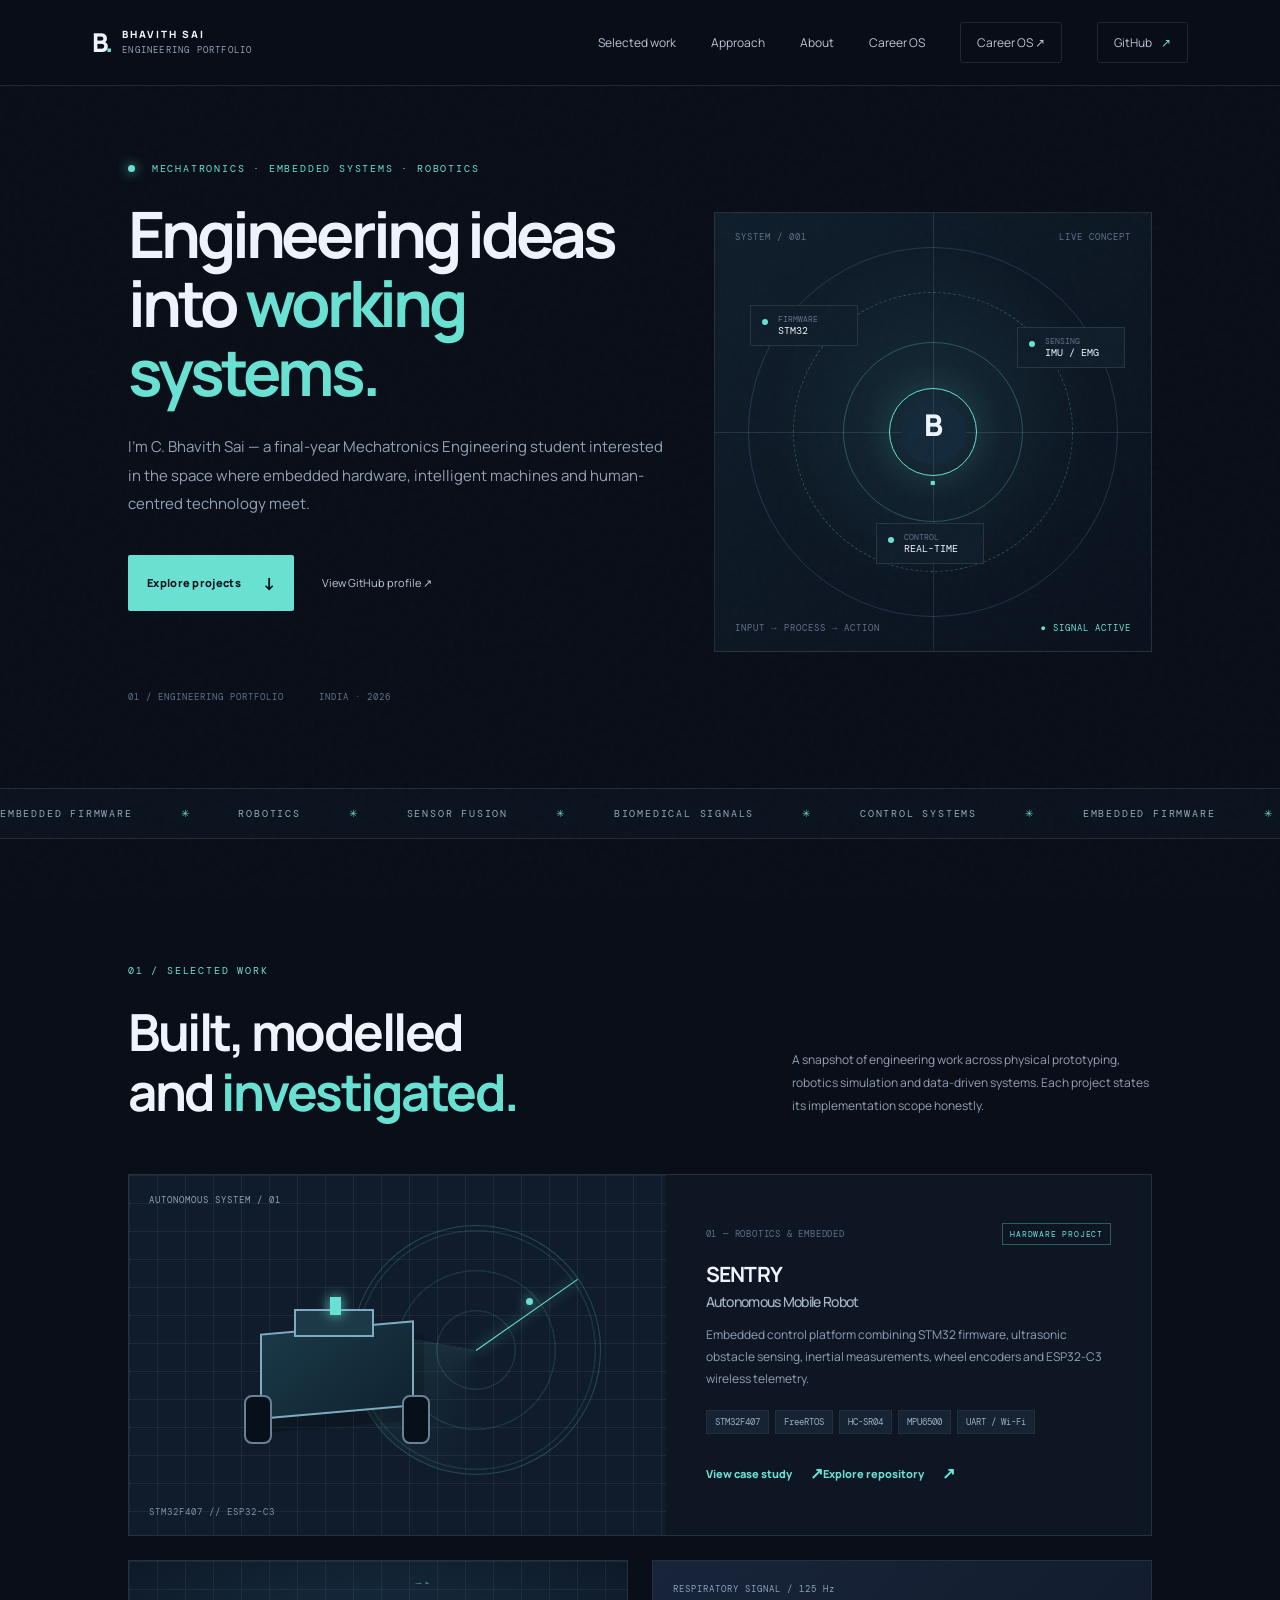
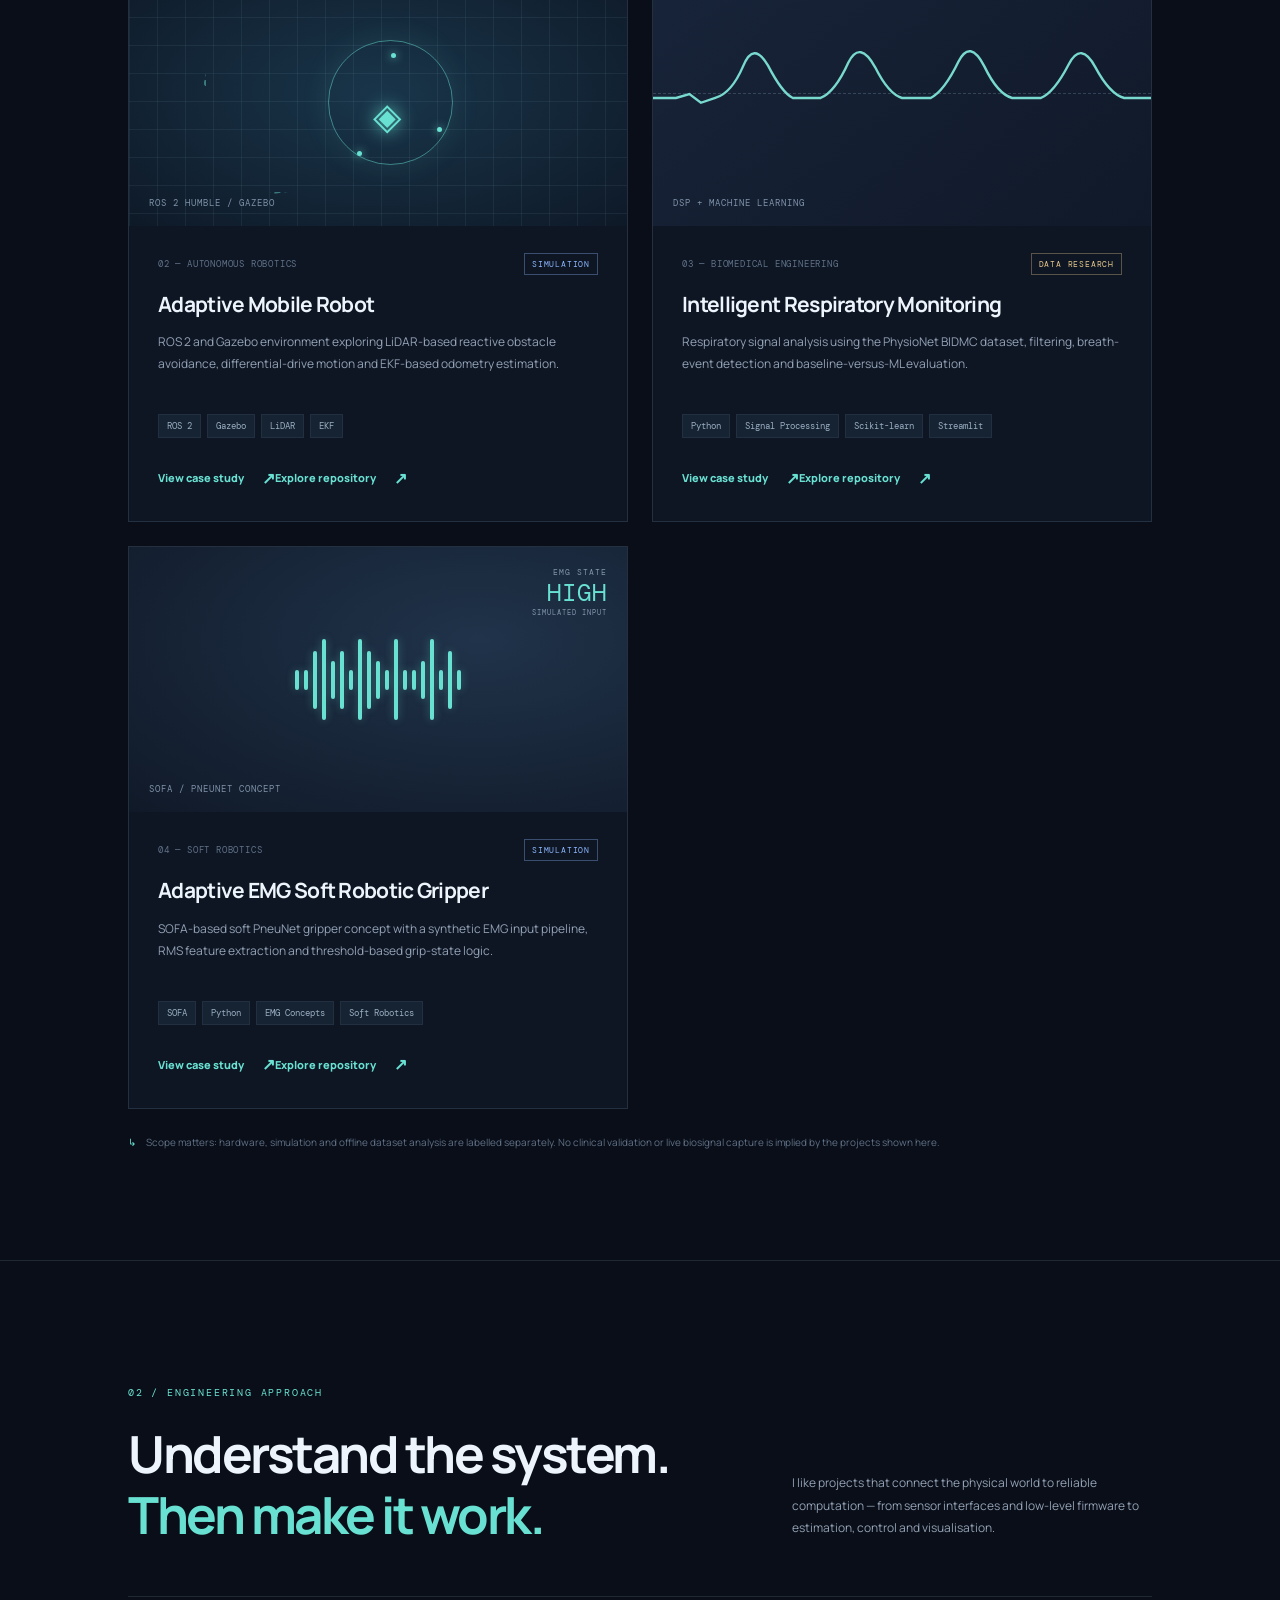
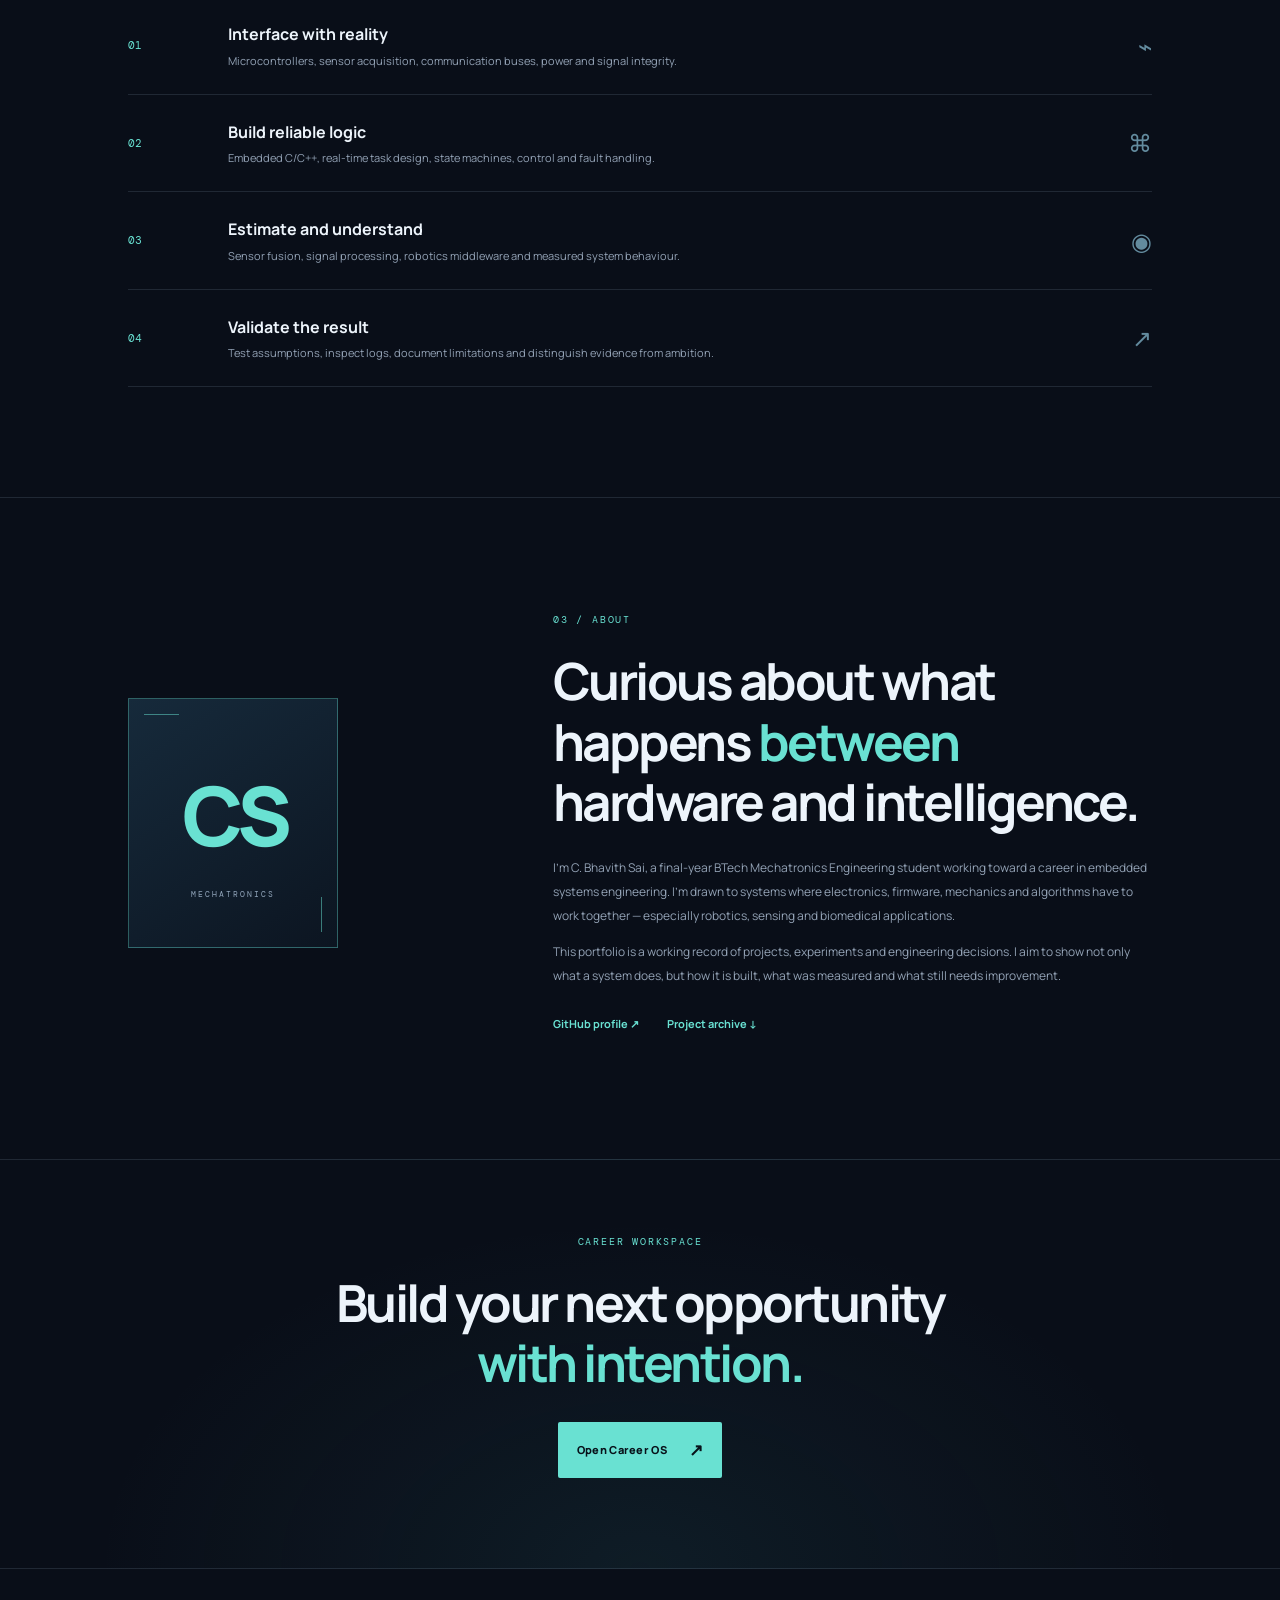
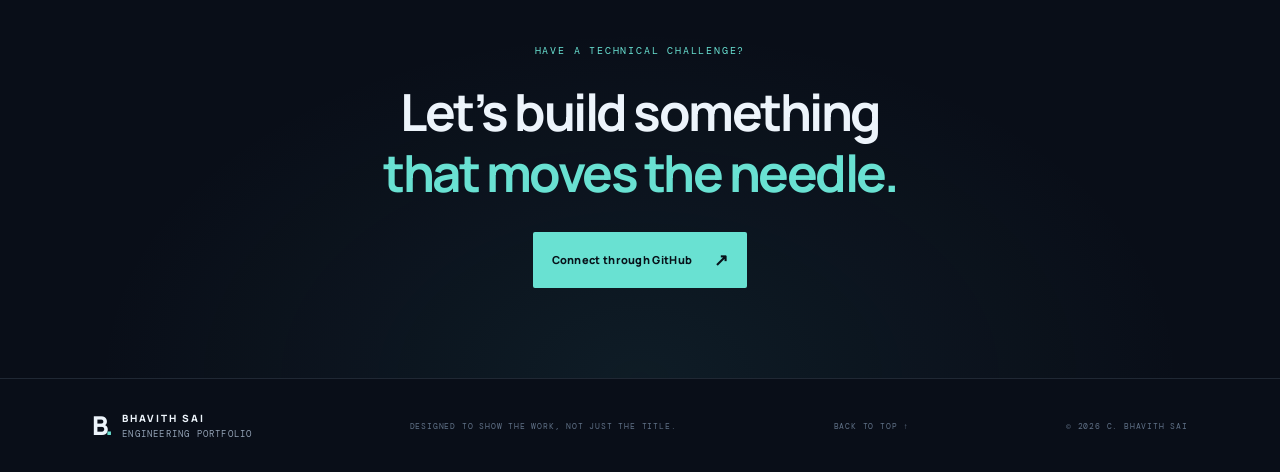
<file: index.html>
<!doctype html>
<html lang="en">
<head>
  <meta charset="utf-8">
  <meta name="viewport" content="width=device-width, initial-scale=1">
  <meta name="theme-color" content="#090e18">
  <meta name="description" content="Engineering portfolio of C. Bhavith Sai — embedded systems, robotics, firmware, sensor fusion and biomedical signal processing.">
  <title>C. Bhavith Sai | Engineering Portfolio</title>
  <link rel="preconnect" href="https://fonts.googleapis.com">
  <link rel="preconnect" href="https://fonts.gstatic.com" crossorigin>
  <link href="https://fonts.googleapis.com/css2?family=DM+Mono:wght@400;500&family=Manrope:wght@400;500;600;700;800&display=swap" rel="stylesheet">
  <link rel="stylesheet" href="assets/css/style.css">
  <link rel="icon" type="image/svg+xml" href="assets/favicon.svg">
</head>
<body>
  <div class="grain" aria-hidden="true"></div>
  <header class="site-header">
    <a class="brand" href="#top" aria-label="Bhavith Sai home"><span class="brand-mark">B<span>.</span></span><span class="brand-name">BHAVITH SAI<small>ENGINEERING PORTFOLIO</small></span></a>
    <button class="menu-toggle" aria-label="Toggle navigation" aria-expanded="false"><span></span><span></span></button>
    <nav class="nav" aria-label="Main navigation">
      <a href="#work">Selected work</a><a href="#approach">Approach</a><a href="#about">About</a><a href="career/index.html">Career OS</a>
      <a class="nav-cta" href="career/index.html">Career OS ↗</a><a class="nav-cta" href="https://github.com/challabhavithsai0123-cell" target="_blank" rel="noreferrer">GitHub <span>↗</span></a>
    </nav>
  </header>

  <main id="top">
    <section class="hero section-wrap">
      <div class="hero-copy">
        <p class="eyebrow"><span class="pulse"></span> MECHATRONICS · EMBEDDED SYSTEMS · ROBOTICS</p>
        <h1>Engineering ideas<br>into <em>working systems.</em></h1>
        <p class="hero-lede">I’m C. Bhavith Sai — a final-year Mechatronics Engineering student interested in the space where embedded hardware, intelligent machines and human-centred technology meet.</p>
        <div class="hero-actions"><a class="button button-primary" href="#work">Explore projects <span>↓</span></a><a class="text-link" href="https://github.com/challabhavithsai0123-cell" target="_blank" rel="noreferrer">View GitHub profile ↗</a></div>
        <div class="hero-meta"><span>01 / ENGINEERING PORTFOLIO</span><span>INDIA · 2026</span></div>
      </div>
      <div class="hero-visual" aria-label="Abstract engineering system illustration">
        <div class="visual-top"><span>SYSTEM / 001</span><span>LIVE CONCEPT</span></div>
        <div class="orbit orbit-one"></div><div class="orbit orbit-two"></div><div class="orbit orbit-three"></div>
        <div class="core"><div class="core-inner">B<span>.</span></div></div>
        <div class="node node-a"><i></i><span>FIRMWARE</span><b>STM32</b></div>
        <div class="node node-b"><i></i><span>SENSING</span><b>IMU / EMG</b></div>
        <div class="node node-c"><i></i><span>CONTROL</span><b>REAL-TIME</b></div>
        <div class="visual-bottom"><span>INPUT → PROCESS → ACTION</span><span class="signal">● SIGNAL ACTIVE</span></div>
      </div>
    </section>

    <section class="ticker" aria-label="Areas of interest"><div class="ticker-track"><span>EMBEDDED FIRMWARE</span><b>✳</b><span>ROBOTICS</span><b>✳</b><span>SENSOR FUSION</span><b>✳</b><span>BIOMEDICAL SIGNALS</span><b>✳</b><span>CONTROL SYSTEMS</span><b>✳</b><span>EMBEDDED FIRMWARE</span><b>✳</b><span>ROBOTICS</span><b>✳</b><span>SENSOR FUSION</span><b>✳</b></div></section>

    <section class="work section-wrap" id="work">
      <div class="section-heading"><div><p class="eyebrow">01 / SELECTED WORK</p><h2>Built, modelled<br>and <em>investigated.</em></h2></div><p class="section-note">A snapshot of engineering work across physical prototyping, robotics simulation and data-driven systems. Each project states its implementation scope honestly.</p></div>
      <div class="project-grid">
        <article class="project-card project-featured">
          <div class="project-art art-sentry"><div class="art-grid"></div><div class="radar"><span></span><i></i></div><div class="art-label">AUTONOMOUS SYSTEM / 01</div><div class="robot-outline"><div class="robot-top"></div><div class="robot-body"></div><div class="wheel left"></div><div class="wheel right"></div><div class="sensor"></div></div><span class="art-code">STM32F407 // ESP32-C3</span></div>
          <div class="project-content"><div class="project-kicker"><span>01 — ROBOTICS & EMBEDDED</span><span class="status status-hardware">HARDWARE PROJECT</span></div><h3>SENTRY <span>Autonomous Mobile Robot</span></h3><p>Embedded control platform combining STM32 firmware, ultrasonic obstacle sensing, inertial measurements, wheel encoders and ESP32-C3 wireless telemetry.</p><div class="tags"><span>STM32F407</span><span>FreeRTOS</span><span>HC-SR04</span><span>MPU6500</span><span>UART / Wi-Fi</span></div><a class="card-link" href="projects/sentry.html">View case study <span>↗</span></a><a class="card-link" href="https://github.com/challabhavithsai0123-cell/SENTRY-Autonomous-Mobile-Robot" target="_blank" rel="noreferrer">Explore repository <span>↗</span></a></div>
        </article>

        <article class="project-card">
          <div class="project-art art-mobile"><div class="map-grid"></div><div class="map-path"></div><div class="lidar-ring"><i></i><i></i><i></i></div><div class="map-robot">◈</div><span class="art-code">ROS 2 HUMBLE / GAZEBO</span></div>
          <div class="project-content"><div class="project-kicker"><span>02 — AUTONOMOUS ROBOTICS</span><span class="status status-sim">SIMULATION</span></div><h3>Adaptive Mobile Robot</h3><p>ROS 2 and Gazebo environment exploring LiDAR-based reactive obstacle avoidance, differential-drive motion and EKF-based odometry estimation.</p><div class="tags"><span>ROS 2</span><span>Gazebo</span><span>LiDAR</span><span>EKF</span></div><a class="card-link" href="projects/mobile-robot.html">View case study <span>↗</span></a><a class="card-link" href="https://github.com/challabhavithsai0123-cell/adaptive-mobile-robot" target="_blank" rel="noreferrer">Explore repository <span>↗</span></a></div>
        </article>

        <article class="project-card">
          <div class="project-art art-breath"><div class="wave-axis"></div><svg viewBox="0 0 520 180" role="img" aria-label="Illustrative respiratory signal waveform"><path d="M0 95 L24 95 L38 91 L50 100 L65 95 Q82 90 94 62 Q105 35 120 61 Q135 90 146 95 L175 95 Q190 89 204 58 Q216 34 232 63 Q246 91 260 95 L290 95 Q304 88 319 57 Q331 33 346 62 Q360 91 375 95 L405 95 Q419 89 434 60 Q447 35 462 63 Q477 91 492 95 L520 95" fill="none" stroke="currentColor" stroke-width="2.5"/></svg><div class="signal-label">RESPIRATORY SIGNAL / 125 Hz</div><span class="art-code">DSP + MACHINE LEARNING</span></div>
          <div class="project-content"><div class="project-kicker"><span>03 — BIOMEDICAL ENGINEERING</span><span class="status status-data">DATA RESEARCH</span></div><h3>Intelligent Respiratory Monitoring</h3><p>Respiratory signal analysis using the PhysioNet BIDMC dataset, filtering, breath-event detection and baseline-versus-ML evaluation.</p><div class="tags"><span>Python</span><span>Signal Processing</span><span>Scikit-learn</span><span>Streamlit</span></div><a class="card-link" href="projects/respiratory-monitoring.html">View case study <span>↗</span></a><a class="card-link" href="https://github.com/challabhavithsai0123-cell/respiratory-monitoring-system" target="_blank" rel="noreferrer">Explore repository <span>↗</span></a></div>
        </article>

        <article class="project-card">
          <div class="project-art art-emg"><div class="emg-bars"><i></i><i></i><i></i><i></i><i></i><i></i><i></i><i></i><i></i><i></i><i></i><i></i><i></i><i></i><i></i><i></i><i></i><i></i><i></i></div><div class="emg-readout"><span>EMG STATE</span><b>HIGH</b><small>SIMULATED INPUT</small></div><span class="art-code">SOFA / PNEUNET CONCEPT</span></div>
          <div class="project-content"><div class="project-kicker"><span>04 — SOFT ROBOTICS</span><span class="status status-sim">SIMULATION</span></div><h3>Adaptive EMG Soft Robotic Gripper</h3><p>SOFA-based soft PneuNet gripper concept with a synthetic EMG input pipeline, RMS feature extraction and threshold-based grip-state logic.</p><div class="tags"><span>SOFA</span><span>Python</span><span>EMG Concepts</span><span>Soft Robotics</span></div><a class="card-link" href="projects/emg-soft-gripper.html">View case study <span>↗</span></a><a class="card-link" href="https://github.com/challabhavithsai0123-cell/Adaptive-EMG-Soft-Robotic-Gripper" target="_blank" rel="noreferrer">Explore repository <span>↗</span></a></div>
        </article>
      </div>
      <p class="scope-note"><span>↳</span> Scope matters: hardware, simulation and offline dataset analysis are labelled separately. No clinical validation or live biosignal capture is implied by the projects shown here.</p>
    </section>

    <section class="approach section-wrap" id="approach">
      <div class="section-heading"><div><p class="eyebrow">02 / ENGINEERING APPROACH</p><h2>Understand the system.<br><em>Then make it work.</em></h2></div><p class="section-note">I like projects that connect the physical world to reliable computation — from sensor interfaces and low-level firmware to estimation, control and visualisation.</p></div>
      <div class="approach-grid">
        <div class="approach-item"><span class="approach-num">01</span><div><h3>Interface with reality</h3><p>Microcontrollers, sensor acquisition, communication buses, power and signal integrity.</p></div><span class="approach-icon">⌁</span></div>
        <div class="approach-item"><span class="approach-num">02</span><div><h3>Build reliable logic</h3><p>Embedded C/C++, real-time task design, state machines, control and fault handling.</p></div><span class="approach-icon">⌘</span></div>
        <div class="approach-item"><span class="approach-num">03</span><div><h3>Estimate and understand</h3><p>Sensor fusion, signal processing, robotics middleware and measured system behaviour.</p></div><span class="approach-icon">◉</span></div>
        <div class="approach-item"><span class="approach-num">04</span><div><h3>Validate the result</h3><p>Test assumptions, inspect logs, document limitations and distinguish evidence from ambition.</p></div><span class="approach-icon">↗</span></div>
      </div>
    </section>

    <section class="about section-wrap" id="about">
      <div class="about-stamp">CS<br><span>MECHATRONICS</span></div>
      <div class="about-copy"><p class="eyebrow">03 / ABOUT</p><h2>Curious about what<br>happens <em>between</em><br>hardware and intelligence.</h2><p>I’m C. Bhavith Sai, a final-year BTech Mechatronics Engineering student working toward a career in embedded systems engineering. I’m drawn to systems where electronics, firmware, mechanics and algorithms have to work together — especially robotics, sensing and biomedical applications.</p><p>This portfolio is a working record of projects, experiments and engineering decisions. I aim to show not only what a system does, but how it is built, what was measured and what still needs improvement.</p><div class="about-links"><a href="https://github.com/challabhavithsai0123-cell" target="_blank" rel="noreferrer">GitHub profile ↗</a><a href="#work">Project archive ↓</a></div></div>
    </section>
    
    <section class="closing section-wrap"><p class="eyebrow">CAREER WORKSPACE</p><h2>Build your next opportunity<br><em>with intention.</em></h2><a class="button button-primary" href="career/index.html">Open Career OS <span>↗</span></a></section><section class="closing section-wrap"><p class="eyebrow">HAVE A TECHNICAL CHALLENGE?</p><h2>Let’s build something<br><em>that moves the needle.</em></h2><a class="button button-primary" href="https://github.com/challabhavithsai0123-cell" target="_blank" rel="noreferrer">Connect through GitHub <span>↗</span></a></section>
  </main>

  <footer class="footer"><a class="brand" href="#top"><span class="brand-mark">B<span>.</span></span><span class="brand-name">BHAVITH SAI<small>ENGINEERING PORTFOLIO</small></span></a><span>DESIGNED TO SHOW THE WORK, NOT JUST THE TITLE.</span><a href="#top">BACK TO TOP ↑</a><small>© <span id="year">2026</span> C. BHAVITH SAI</small></footer>
  <script src="assets/js/main.js"></script>
</body>
</html>
</file>
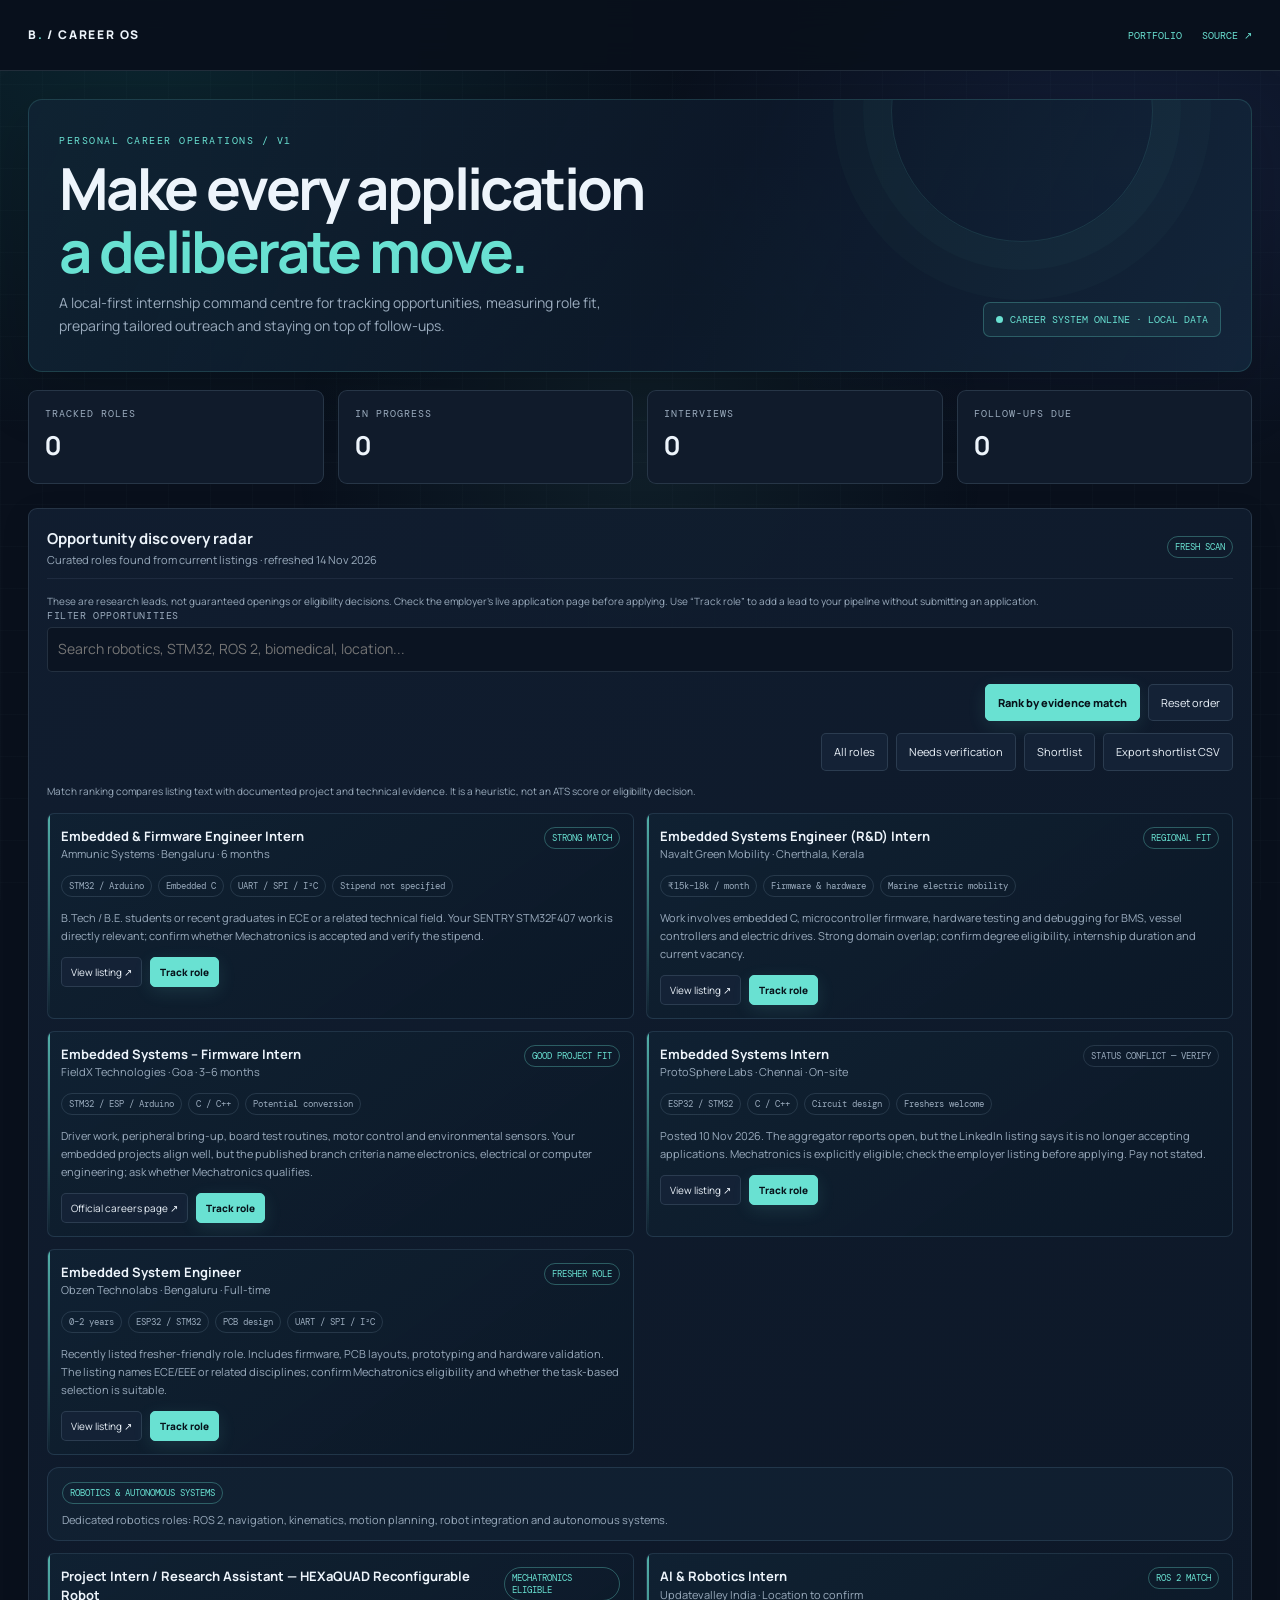
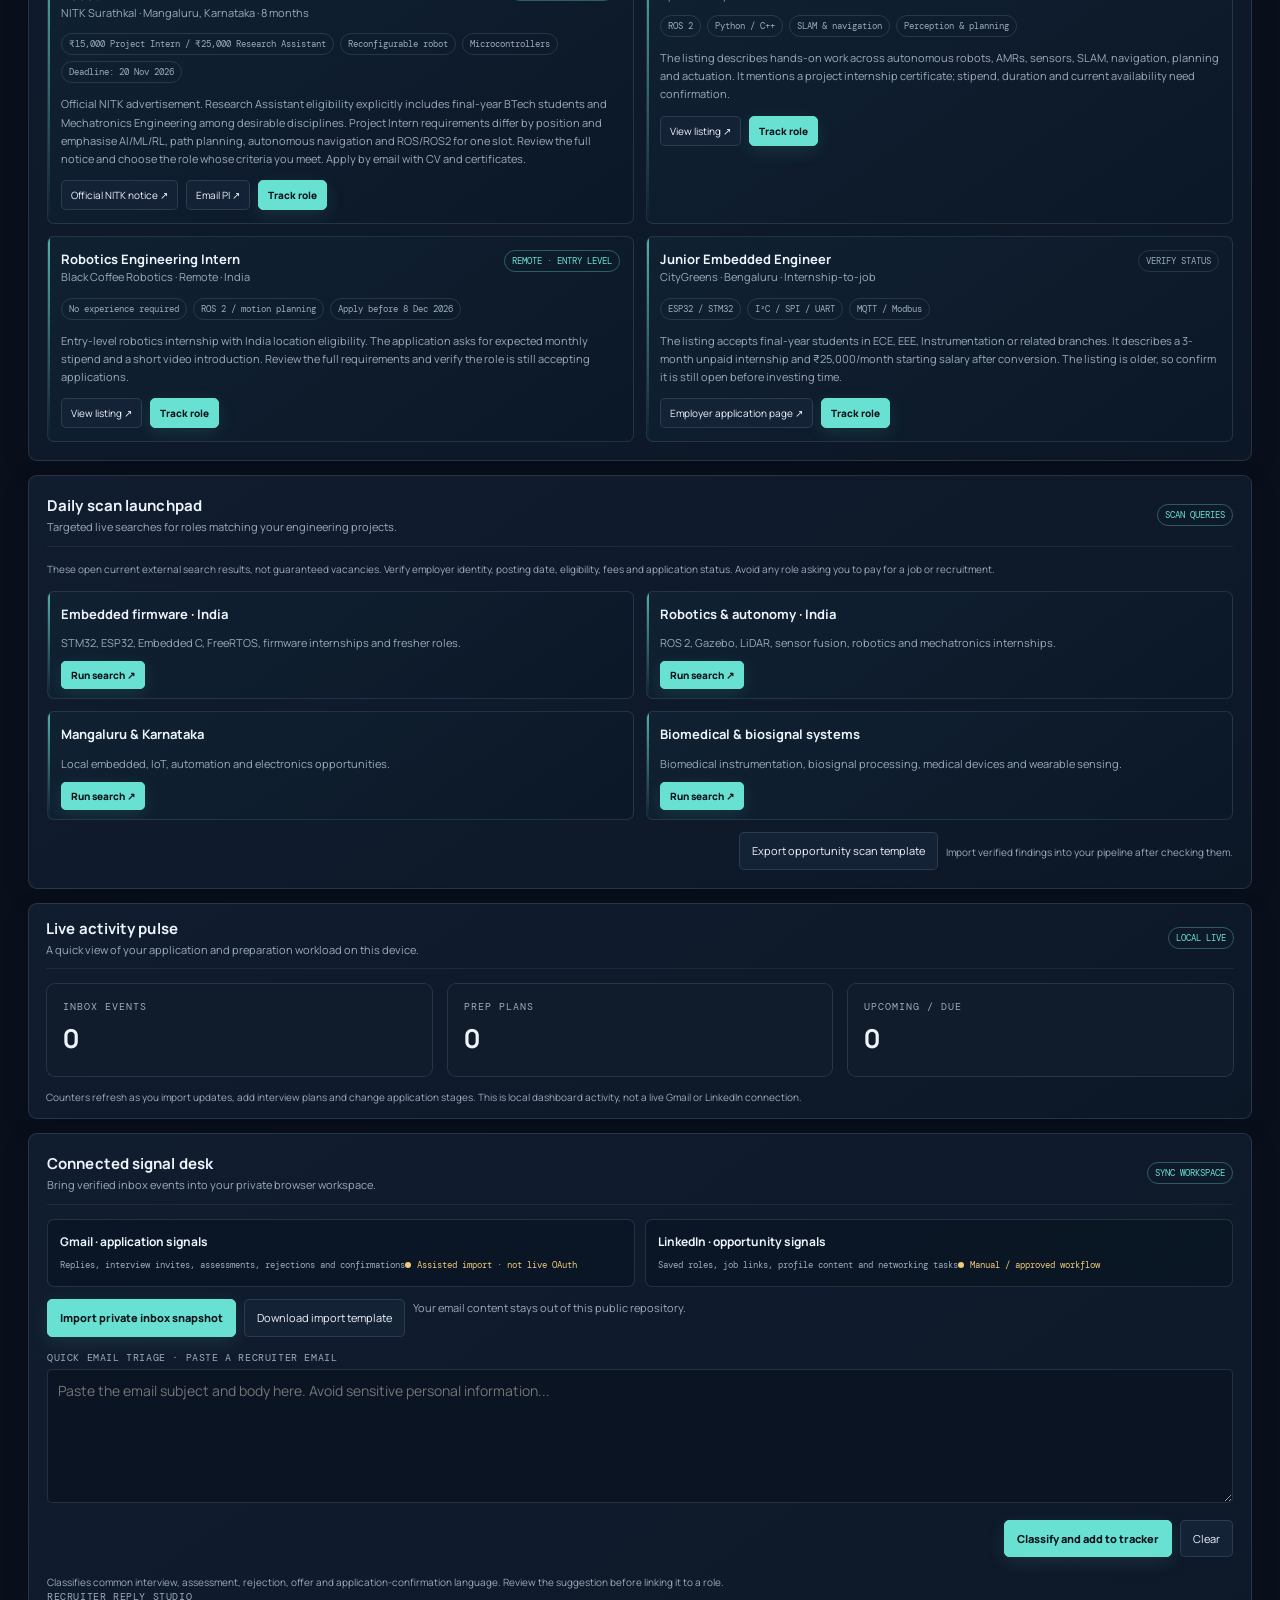
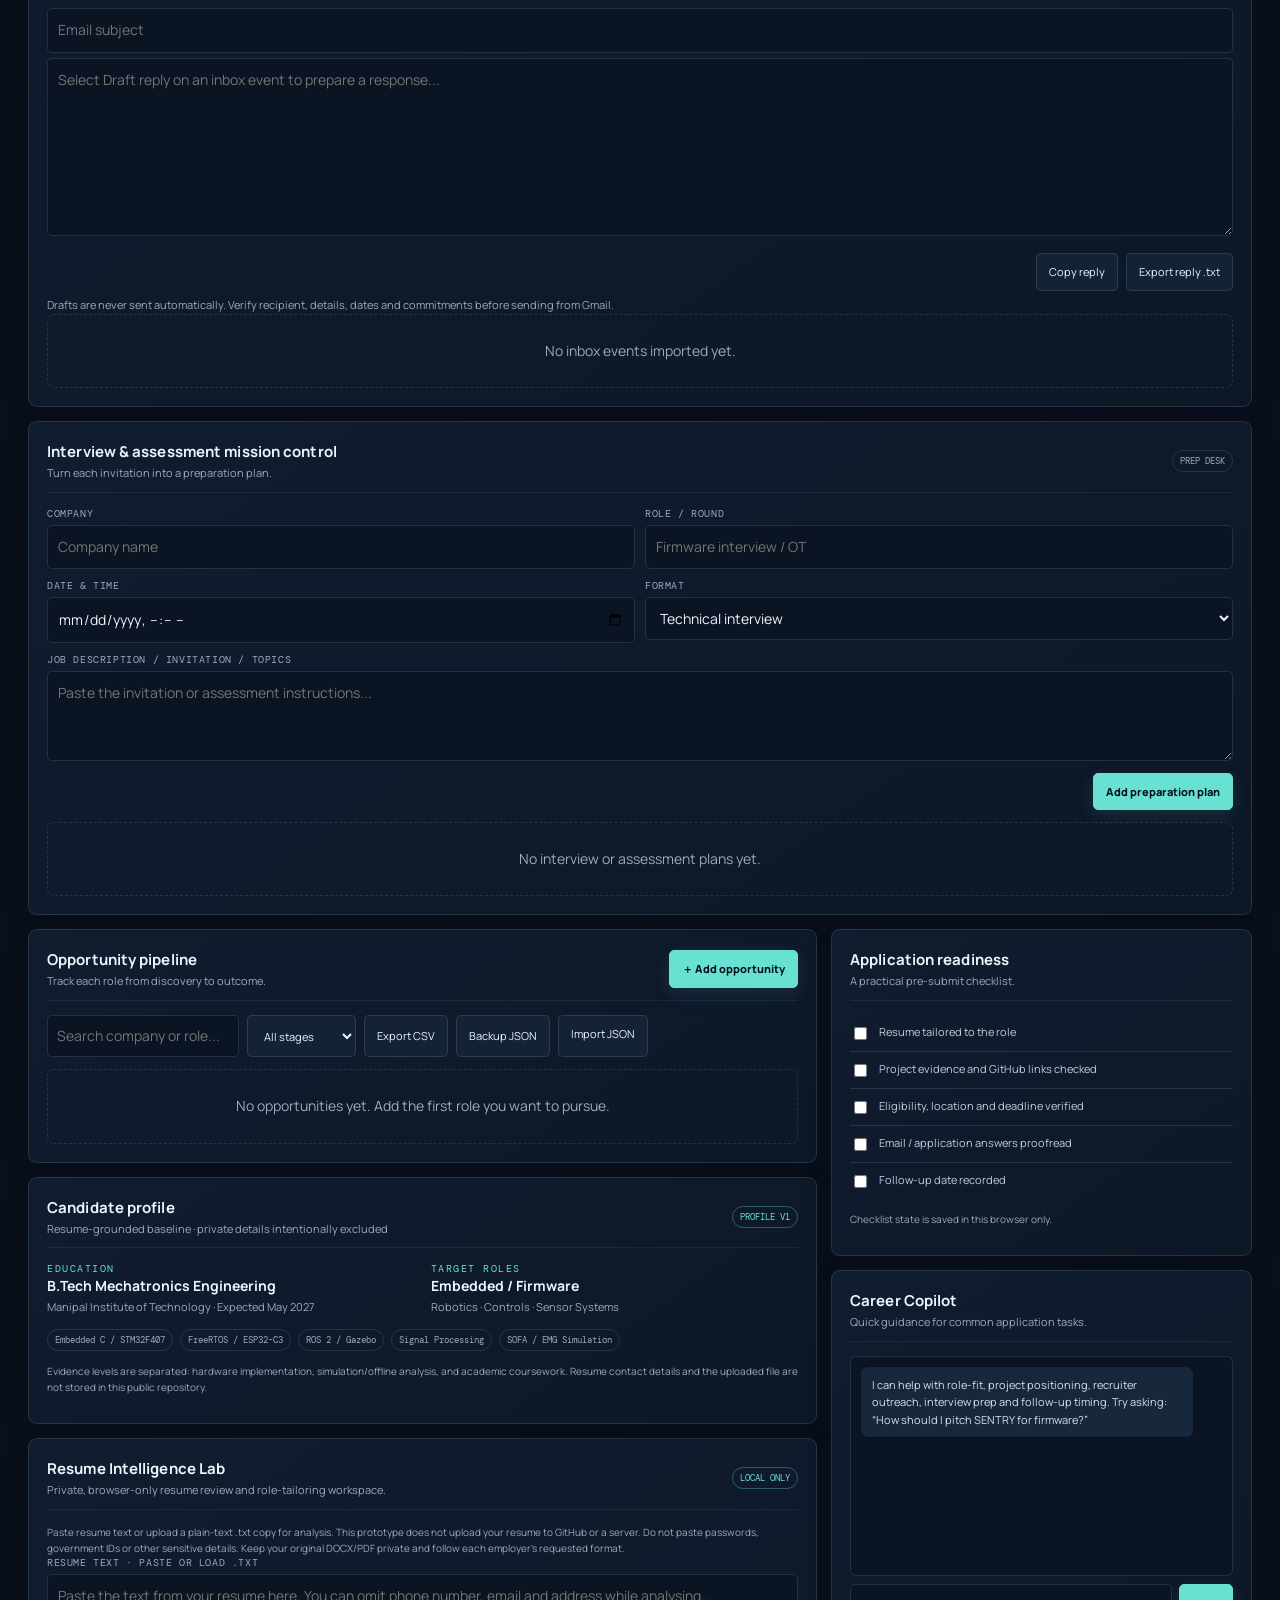
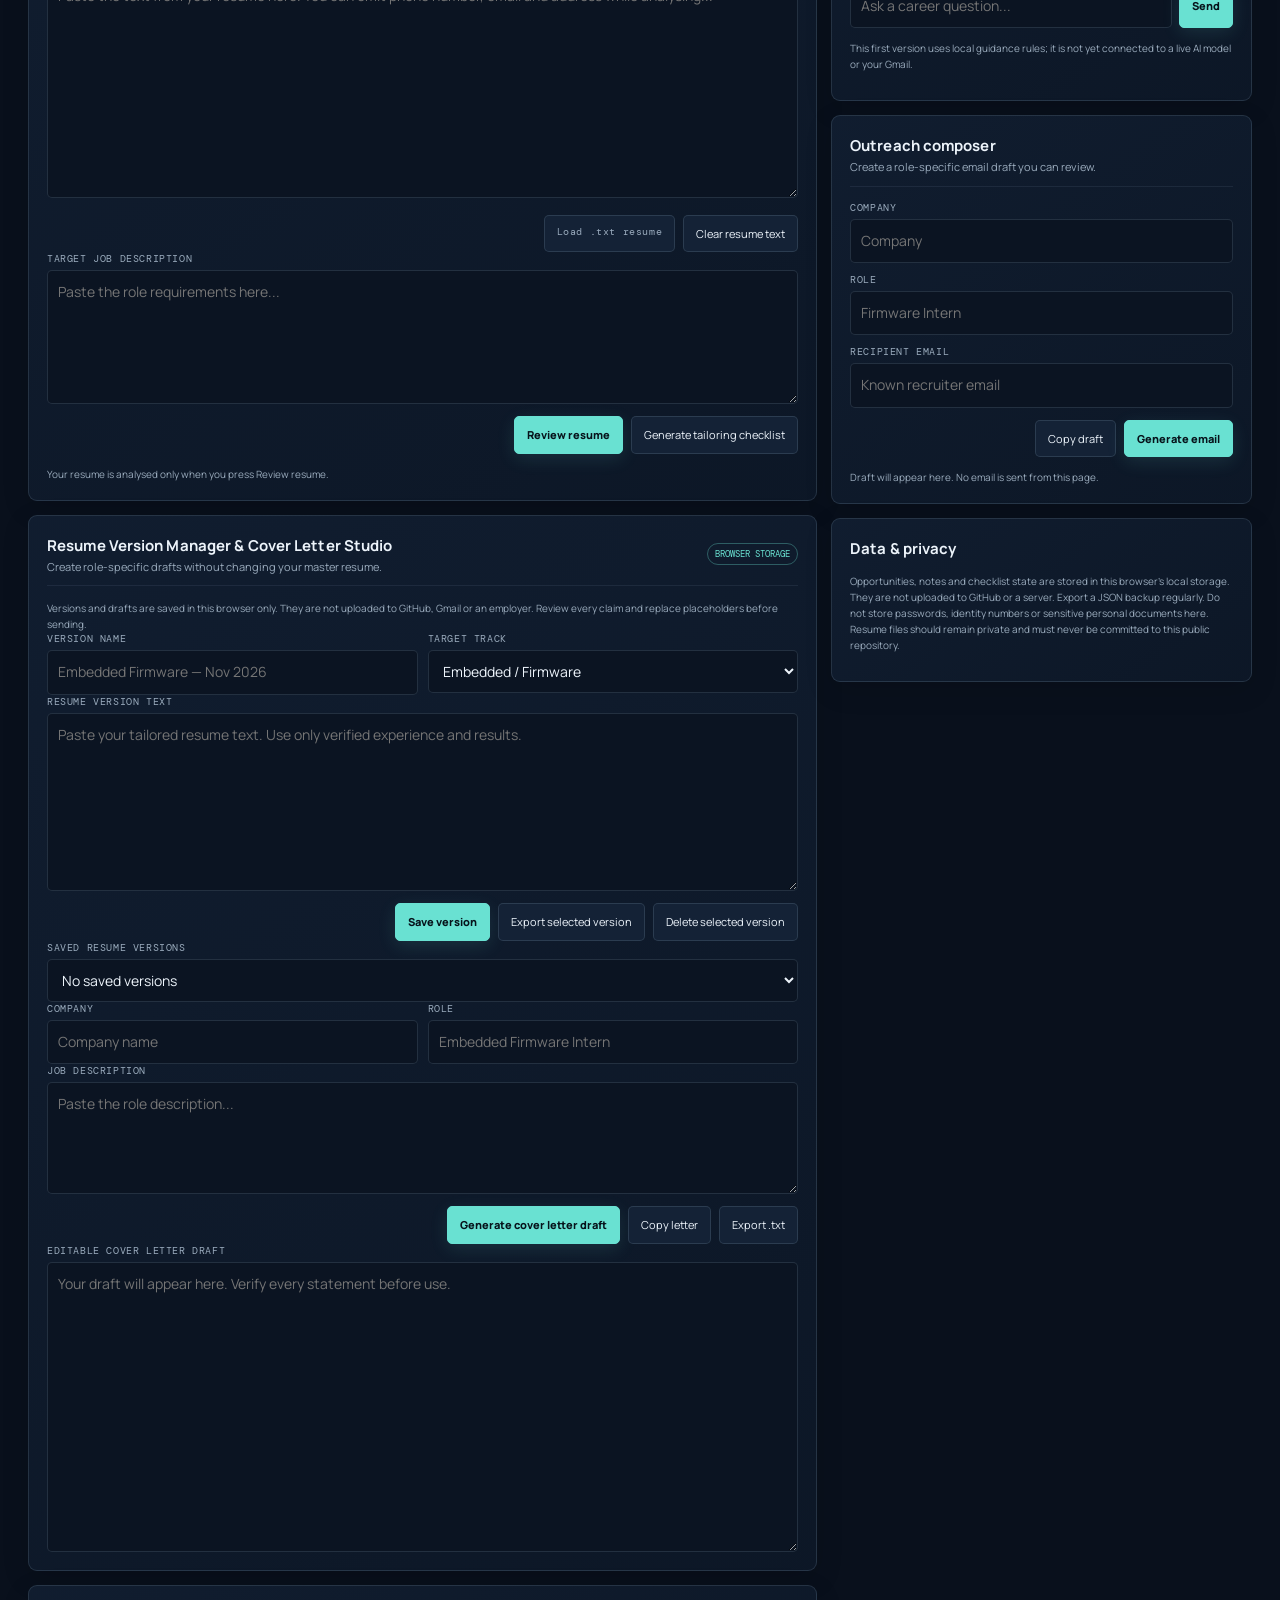
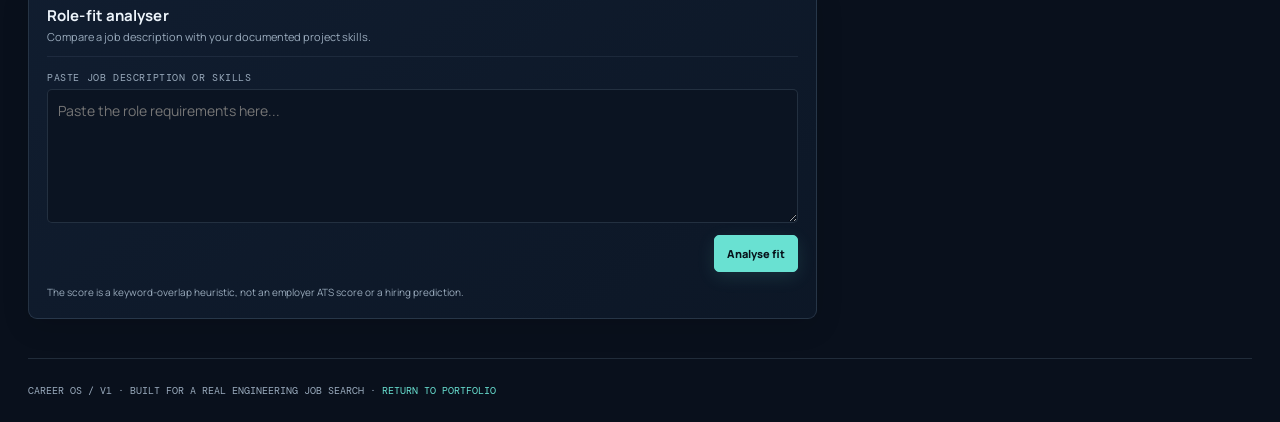
<file: career/index.html>
<!doctype html>
<html lang="en"><head><meta charset="utf-8"><meta name="viewport" content="width=device-width,initial-scale=1"><meta name="theme-color" content="#09101c"><meta name="description" content="A local-first internship search and application command centre."><title>Career OS | C. Bhavith Sai</title><link rel="preconnect" href="https://fonts.googleapis.com"><link href="https://fonts.googleapis.com/css2?family=DM+Mono:wght@400;500&family=Manrope:wght@400;500;600;700;800&display=swap" rel="stylesheet"><link rel="stylesheet" href="style.css"></head>
<body><header class="top"><div class="shell topin"><a class="brand" href="../index.html">B<span>.</span> / CAREER OS</a><div class="toplinks"><a href="../index.html">PORTFOLIO</a><a href="https://github.com/cbhavithscultural-cloud/engineering-portfolio" target="_blank" rel="noreferrer">SOURCE ↗</a></div></div></header>
<main class="shell"><section class="hero"><div><div class="eyebrow">PERSONAL CAREER OPERATIONS / V1</div><h1>Make every application<br><span style="color:var(--cyan)">a deliberate move.</span></h1><p>A local-first internship command centre for tracking opportunities, measuring role fit, preparing tailored outreach and staying on top of follow-ups.</p></div><div class="local"><span class="live-dot"></span>CAREER SYSTEM ONLINE · LOCAL DATA</div></section>
<section class="stats"><div class="stat"><small>TRACKED ROLES</small><strong id="s-total">0</strong></div><div class="stat"><small>IN PROGRESS</small><strong id="s-active">0</strong></div><div class="stat"><small>INTERVIEWS</small><strong id="s-interviews">0</strong></div><div class="stat"><small>FOLLOW-UPS DUE</small><strong id="s-due">0</strong></div></section>
<section class="panel"><div class="panelhead"><div><h2>Opportunity discovery radar</h2><div class="sub">Curated roles found from current listings · refreshed 14 Nov 2026</div></div><span class="pill stage"><span class="live-dot"></span>FRESH SCAN</span></div><div class="note">These are research leads, not guaranteed openings or eligibility decisions. Check the employer's live application page before applying. Use “Track role” to add a lead to your pipeline without submitting an application.</div><div class="radar-tools"><div class="field"><label>FILTER OPPORTUNITIES</label><input id="radarSearch" placeholder="Search robotics, STM32, ROS 2, biomedical, location..."></div><div class="form-actions"><button class="btn primary" id="rankRadar">Rank by evidence match</button><button class="btn" id="resetRadar">Reset order</button></div><div class="form-actions"><button class="btn" id="showAllRadar">All roles</button><button class="btn" id="showUnverifiedRadar">Needs verification</button><button class="btn" id="showShortlistRadar">Shortlist</button><button class="btn" id="exportRadar">Export shortlist CSV</button></div><div id="radarSummary" class="note">Match ranking compares listing text with documented project and technical evidence. It is a heuristic, not an ATS score or eligibility decision.</div></div><div class="opportunity-grid" id="opportunityGrid">
<article class="app opportunity"><div class="app-top"><div><h3>Embedded & Firmware Engineer Intern</h3><div class="company">Ammunic Systems · Bengaluru · 6 months</div></div><span class="pill stage">STRONG MATCH</span></div><div class="app-meta"><span class="pill">STM32 / Arduino</span><span class="pill">Embedded C</span><span class="pill">UART / SPI / I²C</span><span class="pill">Stipend not specified</span></div><p class="sub">B.Tech / B.E. students or recent graduates in ECE or a related technical field. Your SENTRY STM32F407 work is directly relevant; confirm whether Mechatronics is accepted and verify the stipend.</p><div class="app-actions"><a class="btn small" href="https://in.linkedin.com/jobs/view/embedded-firmware-engineer-intern-at-ammunic-systems-private-limited-4489551810" target="_blank" rel="noreferrer">View listing ↗</a><button class="btn small primary" data-opportunity="ammunic">Track role</button></div></article>
<article class="app opportunity"><div class="app-top"><div><h3>Embedded Systems Engineer (R&D) Intern</h3><div class="company">Navalt Green Mobility · Cherthala, Kerala</div></div><span class="pill stage">REGIONAL FIT</span></div><div class="app-meta"><span class="pill">₹15k–18k / month</span><span class="pill">Firmware & hardware</span><span class="pill">Marine electric mobility</span></div><p class="sub">Work involves embedded C, microcontroller firmware, hardware testing and debugging for BMS, vessel controllers and electric drives. Strong domain overlap; confirm degree eligibility, internship duration and current vacancy.</p><div class="app-actions"><a class="btn small" href="https://in.indeed.com/viewjob?jk=38a752a11a51e595" target="_blank" rel="noreferrer">View listing ↗</a><button class="btn small primary" data-opportunity="navalt">Track role</button></div></article>
<article class="app opportunity"><div class="app-top"><div><h3>Embedded Systems – Firmware Intern</h3><div class="company">FieldX Technologies · Goa · 3–6 months</div></div><span class="pill stage">GOOD PROJECT FIT</span></div><div class="app-meta"><span class="pill">STM32 / ESP / Arduino</span><span class="pill">C / C++</span><span class="pill">Potential conversion</span></div><p class="sub">Driver work, peripheral bring-up, board test routines, motor control and environmental sensors. Your embedded projects align well, but the published branch criteria name electronics, electrical or computer engineering; ask whether Mechatronics qualifies.</p><div class="app-actions"><a class="btn small" href="https://fieldx.ai/careers" target="_blank" rel="noreferrer">Official careers page ↗</a><button class="btn small primary" data-opportunity="fieldx">Track role</button></div></article>
<article class="app opportunity"><div class="app-top"><div><h3>Embedded Systems Intern</h3><div class="company">ProtoSphere Labs · Chennai · On-site</div></div><span class="pill">STATUS CONFLICT — VERIFY</span></div><div class="app-meta"><span class="pill">ESP32 / STM32</span><span class="pill">C / C++</span><span class="pill">Circuit design</span><span class="pill">Freshers welcome</span></div><p class="sub">Posted 10 Nov 2026. The aggregator reports open, but the LinkedIn listing says it is no longer accepting applications. Mechatronics is explicitly eligible; check the employer listing before applying. Pay not stated.</p><div class="app-actions"><a class="btn small" href="https://getfirsthire.com/jobs/166c440b9c5eed93948d23c66705ee22aceac5a78a63fb5b23212a625b8d22e4" target="_blank" rel="noreferrer">View listing ↗</a><button class="btn small primary" data-opportunity="protosphere">Track role</button></div></article>
<article class="app opportunity"><div class="app-top"><div><h3>Embedded System Engineer</h3><div class="company">Obzen Technolabs · Bengaluru · Full-time</div></div><span class="pill stage">FRESHER ROLE</span></div><div class="app-meta"><span class="pill">0–2 years</span><span class="pill">ESP32 / STM32</span><span class="pill">PCB design</span><span class="pill">UART / SPI / I²C</span></div><p class="sub">Recently listed fresher-friendly role. Includes firmware, PCB layouts, prototyping and hardware validation. The listing names ECE/EEE or related disciplines; confirm Mechatronics eligibility and whether the task-based selection is suitable.</p><div class="app-actions"><a class="btn small" href="https://in.linkedin.com/jobs/view/embedded-system-engineer-at-obzen-technolabs-pvt-ltd-4483649197" target="_blank" rel="noreferrer">View listing ↗</a><button class="btn small primary" data-opportunity="obzen">Track role</button></div></article>
<div class="radar-category"><span class="pill stage">ROBOTICS & AUTONOMOUS SYSTEMS</span><p class="sub">Dedicated robotics roles: ROS 2, navigation, kinematics, motion planning, robot integration and autonomous systems.</p></div>
<article class="app opportunity"><div class="app-top"><div><h3>Project Intern / Research Assistant — HEXaQUAD Reconfigurable Robot</h3><div class="company">NITK Surathkal · Mangaluru, Karnataka · 8 months</div></div><span class="pill stage">MECHATRONICS ELIGIBLE</span></div><div class="app-meta"><span class="pill">₹15,000 Project Intern / ₹25,000 Research Assistant</span><span class="pill">Reconfigurable robot</span><span class="pill">Microcontrollers</span><span class="pill">Deadline: 20 Nov 2026</span></div><p class="sub">Official NITK advertisement. Research Assistant eligibility explicitly includes final-year BTech students and Mechatronics Engineering among desirable disciplines. Project Intern requirements differ by position and emphasise AI/ML/RL, path planning, autonomous navigation and ROS/ROS2 for one slot. Review the full notice and choose the role whose criteria you meet. Apply by email with CV and certificates.</p><div class="app-actions"><a class="btn small" href="https://www.l2.nitk.ac.in/document/attachments/10332/Advertisemenent_for_the_post_of_Research_Assistant___Project_Interns_.docx_%281%29.pdf" target="_blank" rel="noreferrer">Official NITK notice ↗</a><a class="btn small" href="mailto:mervinthomas@nitk.edu.in?subject=Application%20for%20Project%20Intern-%20HEXaQUAD%20Reconfigurable%20Robot">Email PI ↗</a><button class="btn small primary" data-opportunity="nitk-hexquad">Track role</button></div></article>
<article class="app opportunity"><div class="app-top"><div><h3>AI & Robotics Intern</h3><div class="company">Updatevalley India · Location to confirm</div></div><span class="pill stage">ROS 2 MATCH</span></div><div class="app-meta"><span class="pill">ROS 2</span><span class="pill">Python / C++</span><span class="pill">SLAM & navigation</span><span class="pill">Perception & planning</span></div><p class="sub">The listing describes hands-on work across autonomous robots, AMRs, sensors, SLAM, navigation, planning and actuation. It mentions a project internship certificate; stipend, duration and current availability need confirmation.</p><div class="app-actions"><a class="btn small" href="https://in.linkedin.com/jobs/view/ai-robotics-internship-at-updatevalley-4470289185" target="_blank" rel="noreferrer">View listing ↗</a><button class="btn small primary" data-opportunity="updatevalley-robotics">Track role</button></div></article>
<article class="app opportunity"><div class="app-top"><div><h3>Robotics Engineering Intern</h3><div class="company">Black Coffee Robotics · Remote · India</div></div><span class="pill stage">REMOTE · ENTRY LEVEL</span></div><div class="app-meta"><span class="pill">No experience required</span><span class="pill">ROS 2 / motion planning</span><span class="pill">Apply before 8 Dec 2026</span></div><p class="sub">Entry-level robotics internship with India location eligibility. The application asks for expected monthly stipend and a short video introduction. Review the full requirements and verify the role is still accepting applications.</p><div class="app-actions"><a class="btn small" href="https://himalayas.app/companies/black-coffee-robotics/jobs/robotics-engineering-intern" target="_blank" rel="noreferrer">View listing ↗</a><button class="btn small primary" data-opportunity="blackcoffee-robotics">Track role</button></div></article>
<article class="app opportunity"><div class="app-top"><div><h3>Junior Embedded Engineer</h3><div class="company">CityGreens · Bengaluru · Internship-to-job</div></div><span class="pill">VERIFY STATUS</span></div><div class="app-meta"><span class="pill">ESP32 / STM32</span><span class="pill">I²C / SPI / UART</span><span class="pill">MQTT / Modbus</span></div><p class="sub">The listing accepts final-year students in ECE, EEE, Instrumentation or related branches. It describes a 3-month unpaid internship and ₹25,000/month starting salary after conversion. The listing is older, so confirm it is still open before investing time.</p><div class="app-actions"><a class="btn small" href="https://citygreens.zohorecruit.in/jobs/Careers/120768000007616090" target="_blank" rel="noreferrer">Employer application page ↗</a><button class="btn small primary" data-opportunity="citygreens">Track role</button></div></article>
</div></section>
<section class="panel"><div class="panelhead"><div><h2>Daily scan launchpad</h2><div class="sub">Targeted live searches for roles matching your engineering projects.</div></div><span class="pill stage">SCAN QUERIES</span></div><div class="note">These open current external search results, not guaranteed vacancies. Verify employer identity, posting date, eligibility, fees and application status. Avoid any role asking you to pay for a job or recruitment.</div><div class="opportunity-grid"><article class="app opportunity"><h3>Embedded firmware · India</h3><p class="sub">STM32, ESP32, Embedded C, FreeRTOS, firmware internships and fresher roles.</p><a class="btn small primary" href="https://www.google.com/search?q=site%3Alinkedin.com%2Fjobs%2Fview+India+embedded+firmware+intern+STM32+ESP32+2026" target="_blank" rel="noreferrer">Run search ↗</a></article><article class="app opportunity"><h3>Robotics & autonomy · India</h3><p class="sub">ROS 2, Gazebo, LiDAR, sensor fusion, robotics and mechatronics internships.</p><a class="btn small primary" href="https://www.google.com/search?q=India+robotics+internship+ROS2+Gazebo+mechatronics+2026+jobs" target="_blank" rel="noreferrer">Run search ↗</a></article><article class="app opportunity"><h3>Mangaluru & Karnataka</h3><p class="sub">Local embedded, IoT, automation and electronics opportunities.</p><a class="btn small primary" href="https://www.google.com/search?q=Mangaluru+Karnataka+embedded+systems+internship+firmware+jobs+2026" target="_blank" rel="noreferrer">Run search ↗</a></article><article class="app opportunity"><h3>Biomedical & biosignal systems</h3><p class="sub">Biomedical instrumentation, biosignal processing, medical devices and wearable sensing.</p><a class="btn small primary" href="https://www.google.com/search?q=India+biomedical+devices+embedded+systems+internship+2026" target="_blank" rel="noreferrer">Run search ↗</a></article></div><div class="form-actions"><button class="btn" id="scanExport">Export opportunity scan template</button><span class="note">Import verified findings into your pipeline after checking them.</span></div></section>
<section class="panel" style="padding:13px 17px"><div class="panelhead"><div><h2>Live activity pulse</h2><div class="sub">A quick view of your application and preparation workload on this device.</div></div><span class="pill stage"><span class="live-dot"></span>LOCAL LIVE</span></div><div class="stats" style="margin:0;grid-template-columns:repeat(3,1fr)"><div class="stat"><small>INBOX EVENTS</small><strong id="pulse-inbox">0</strong></div><div class="stat"><small>PREP PLANS</small><strong id="pulse-prep">0</strong></div><div class="stat"><small>UPCOMING / DUE</small><strong id="pulse-next">0</strong></div></div><div class="note">Counters refresh as you import updates, add interview plans and change application stages. This is local dashboard activity, not a live Gmail or LinkedIn connection.</div></section>
<section class="panel"><div class="panelhead"><div><h2>Connected signal desk</h2><div class="sub">Bring verified inbox events into your private browser workspace.</div></div><span class="pill stage">SYNC WORKSPACE</span></div><div class="integration-strip"><div class="integration"><b>Gmail · application signals</b><small>Replies, interview invites, assessments, rejections and confirmations</small><div class="state">Assisted import · not live OAuth</div></div><div class="integration"><b>LinkedIn · opportunity signals</b><small>Saved roles, job links, profile content and networking tasks</small><div class="state">Manual / approved workflow</div></div></div><div class="toolbar" style="margin-top:12px"><label class="btn primary" for="inboxImport">Import private inbox snapshot</label><input id="inboxImport" type="file" accept="application/json" class="hidden"><button class="btn" id="downloadInboxTemplate">Download import template</button><span class="sub">Your email content stays out of this public repository.</span></div><div class="field" style="margin-top:14px"><label>QUICK EMAIL TRIAGE · PASTE A RECRUITER EMAIL</label><textarea id="emailTriageText" rows="5" placeholder="Paste the email subject and body here. Avoid sensitive personal information..."></textarea><div class="form-actions"><button class="btn primary" id="triageEmail">Classify and add to tracker</button><button class="btn" id="clearTriage">Clear</button></div><div id="triageResult" class="note">Classifies common interview, assessment, rejection, offer and application-confirmation language. Review the suggestion before linking it to a role.</div></div><div class="field"><label>RECRUITER REPLY STUDIO</label><input id="replySubject" placeholder="Email subject"><textarea id="replyDraft" rows="7" placeholder="Select Draft reply on an inbox event to prepare a response..."></textarea><div class="form-actions"><button class="btn" id="copyReply">Copy reply</button><button class="btn" id="exportReply">Export reply .txt</button></div><div class="sub">Drafts are never sent automatically. Verify recipient, details, dates and commitments before sending from Gmail.</div></div><div id="inboxEvents" class="app-list"><div class="empty">No inbox events imported yet.</div></div></section>
<section class="panel"><div class="panelhead"><div><h2>Interview & assessment mission control</h2><div class="sub">Turn each invitation into a preparation plan.</div></div><span class="pill">PREP DESK</span></div><div class="fields"><div class="field"><label>COMPANY</label><input id="prepCompany" placeholder="Company name"></div><div class="field"><label>ROLE / ROUND</label><input id="prepRole" placeholder="Firmware interview / OT"></div><div class="field"><label>DATE & TIME</label><input id="prepDate" type="datetime-local"></div><div class="field"><label>FORMAT</label><select id="prepFormat"><option>Technical interview</option><option>Online test (OT)</option><option>HR interview</option><option>Take-home assignment</option><option>Technical discussion</option></select></div><div class="field wide"><label>JOB DESCRIPTION / INVITATION / TOPICS</label><textarea id="prepTopics" rows="3" placeholder="Paste the invitation or assessment instructions..."></textarea></div></div><div class="form-actions"><button class="btn primary" id="savePrep">Add preparation plan</button></div><div id="prepList" class="app-list" style="margin-top:12px"><div class="empty">No interview or assessment plans yet.</div></div></section><div class="layout"><div><section class="panel"><div class="panelhead"><div><h2>Opportunity pipeline</h2><div class="sub">Track each role from discovery to outcome.</div></div><button class="btn primary" id="newBtn">＋ Add opportunity</button></div>
<div id="entryForm" class="hidden"><div class="fields">
<div class="field"><label>COMPANY *</label><input id="company" placeholder="Company name"></div><div class="field"><label>ROLE *</label><input id="role" placeholder="Embedded Firmware Intern"></div>
<div class="field"><label>LOCATION</label><input id="location" placeholder="Bengaluru / Remote"></div><div class="field"><label>STAGE</label><select id="stage"><option>Interested</option><option>Shortlisted</option><option>Preparing</option><option>Applied</option><option>Assessment</option><option>Interview</option><option>Offer</option><option>Rejected</option><option>Withdrawn</option></select></div>
<div class="field"><label>APPLICATION URL</label><input id="url" type="url" placeholder="https://..."></div><div class="field"><label>CONTACT EMAIL (OPTIONAL)</label><input id="email" type="email" placeholder="recruiter@company.com"></div>
<div class="field"><label>FOLLOW-UP DATE</label><input id="followup" type="date"></div><div class="field"><label>ROLE KEYWORDS</label><input id="keywords" placeholder="C, STM32, UART, RTOS"></div>
<div class="field wide"><label>NOTES / NEXT ACTION</label><textarea id="notes" rows="2" placeholder="What is the next concrete step?"></textarea></div></div><div class="form-actions"><button class="btn" id="cancelBtn">Cancel</button><button class="btn primary" id="saveBtn">Save opportunity</button></div></div>
<div class="toolbar"><input class="field filters" id="search" placeholder="Search company or role..." style="background:#0b1422;border:1px solid var(--line);padding:9px;color:var(--ink);border-radius:5px"><select id="filterStage" class="btn"><option value="">All stages</option><option>Interested</option><option>Shortlisted</option><option>Preparing</option><option>Applied</option><option>Assessment</option><option>Interview</option><option>Offer</option><option>Rejected</option><option>Withdrawn</option></select><button class="btn" id="exportBtn">Export CSV</button><button class="btn" id="backupBtn">Backup JSON</button><label class="btn" for="importFile">Import JSON</label><input id="importFile" type="file" accept="application/json" class="hidden"></div><div class="app-list" id="applications"><div class="empty">No opportunities yet. Add the first role you want to pursue.</div></div></section>
<section class="panel"><div class="panelhead"><div><h2>Candidate profile</h2><div class="sub">Resume-grounded baseline · private details intentionally excluded</div></div><span class="pill stage">PROFILE V1</span></div><div class="grid"><div><div class="eyebrow">EDUCATION</div><b>B.Tech Mechatronics Engineering</b><div class="sub">Manipal Institute of Technology · Expected May 2027</div></div><div><div class="eyebrow">TARGET ROLES</div><b>Embedded / Firmware</b><div class="sub">Robotics · Controls · Sensor Systems</div></div></div><div class="app-meta" style="margin-top:14px"><span class="pill">Embedded C / STM32F407</span><span class="pill">FreeRTOS / ESP32-C3</span><span class="pill">ROS 2 / Gazebo</span><span class="pill">Signal Processing</span><span class="pill">SOFA / EMG Simulation</span></div><p class="note">Evidence levels are separated: hardware implementation, simulation/offline analysis, and academic coursework. Resume contact details and the uploaded file are not stored in this public repository.</p></section><section class="panel"><div class="panelhead"><div><h2>Resume Intelligence Lab</h2><div class="sub">Private, browser-only resume review and role-tailoring workspace.</div></div><span class="pill stage">LOCAL ONLY</span></div><div class="note">Paste resume text or upload a plain-text .txt copy for analysis. This prototype does not upload your resume to GitHub or a server. Do not paste passwords, government IDs or other sensitive details. Keep your original DOCX/PDF private and follow each employer's requested format.</div><div class="field"><label>RESUME TEXT · PASTE OR LOAD .TXT</label><textarea id="resumeText" rows="9" placeholder="Paste the text from your resume here. You can omit phone number, email and address while analysing..."></textarea><div class="form-actions"><label class="btn" for="resumeTxtFile">Load .txt resume</label><input id="resumeTxtFile" type="file" accept=".txt,text/plain" class="hidden"><button class="btn" id="clearResume">Clear resume text</button></div></div><div class="field"><label>TARGET JOB DESCRIPTION</label><textarea id="resumeJD" rows="5" placeholder="Paste the role requirements here..."></textarea></div><div class="form-actions"><button class="btn primary" id="reviewResume">Review resume</button><button class="btn" id="tailorResume">Generate tailoring checklist</button></div><div id="resumeReport" class="note">Your resume is analysed only when you press Review resume.</div></section>
<section class="panel"><div class="panelhead"><div><h2>Resume Version Manager & Cover Letter Studio</h2><div class="sub">Create role-specific drafts without changing your master resume.</div></div><span class="pill stage">BROWSER STORAGE</span></div><div class="note">Versions and drafts are saved in this browser only. They are not uploaded to GitHub, Gmail or an employer. Review every claim and replace placeholders before sending.</div><div class="fields"><div class="field"><label>VERSION NAME</label><input id="versionName" placeholder="Embedded Firmware — Nov 2026"></div><div class="field"><label>TARGET TRACK</label><select id="versionTrack"><option>Embedded / Firmware</option><option>Robotics / Autonomous Systems</option><option>Biomedical / Biosignal Systems</option><option>Mechatronics / Automation</option><option>General Engineering</option></select></div></div><div class="field"><label>RESUME VERSION TEXT</label><textarea id="versionText" rows="7" placeholder="Paste your tailored resume text. Use only verified experience and results."></textarea></div><div class="form-actions"><button class="btn primary" id="saveVersion">Save version</button><button class="btn" id="exportVersion">Export selected version</button><button class="btn" id="deleteVersion">Delete selected version</button></div><div class="field"><label>SAVED RESUME VERSIONS</label><select id="versionList"><option value="">No saved versions</option></select></div><div class="divider"></div><div class="fields"><div class="field"><label>COMPANY</label><input id="letterCompany" placeholder="Company name"></div><div class="field"><label>ROLE</label><input id="letterRole" placeholder="Embedded Firmware Intern"></div></div><div class="field"><label>JOB DESCRIPTION</label><textarea id="letterJD" rows="4" placeholder="Paste the role description..."></textarea></div><div class="form-actions"><button class="btn primary" id="generateLetter">Generate cover letter draft</button><button class="btn" id="copyLetter">Copy letter</button><button class="btn" id="exportLetter">Export .txt</button></div><div class="field"><label>EDITABLE COVER LETTER DRAFT</label><textarea id="letterDraft" rows="12" placeholder="Your draft will appear here. Verify every statement before use."></textarea></div></section>
<section class="panel"><div class="panelhead"><div><h2>Role-fit analyser</h2><div class="sub">Compare a job description with your documented project skills.</div></div></div><div class="field"><label>PASTE JOB DESCRIPTION OR SKILLS</label><textarea id="jd" rows="5" placeholder="Paste the role requirements here..."></textarea></div><div class="form-actions"><button class="btn primary" id="analyseBtn">Analyse fit</button></div><div id="fitResult" class="note">The score is a keyword-overlap heuristic, not an employer ATS score or a hiring prediction.</div></section></div>
<aside><section class="panel"><div class="panelhead"><div><h2>Application readiness</h2><div class="sub">A practical pre-submit checklist.</div></div></div><div id="checklist"><label class="checkrow"><input type="checkbox"> Resume tailored to the role</label><label class="checkrow"><input type="checkbox"> Project evidence and GitHub links checked</label><label class="checkrow"><input type="checkbox"> Eligibility, location and deadline verified</label><label class="checkrow"><input type="checkbox"> Email / application answers proofread</label><label class="checkrow"><input type="checkbox"> Follow-up date recorded</label></div><p class="note">Checklist state is saved in this browser only.</p></section>
<section class="panel"><div class="panelhead"><div><h2>Career Copilot</h2><div class="sub">Quick guidance for common application tasks.</div></div></div><div class="chatlog" id="chatlog"><div class="bubble">I can help with role-fit, project positioning, recruiter outreach, interview prep and follow-up timing. Try asking: “How should I pitch SENTRY for firmware?”</div></div><div class="chatinput"><input id="chatText" placeholder="Ask a career question..."><button class="btn primary" id="chatSend">Send</button></div><p class="note">This first version uses local guidance rules; it is not yet connected to a live AI model or your Gmail.</p></section>
<section class="panel"><div class="panelhead"><div><h2>Outreach composer</h2><div class="sub">Create a role-specific email draft you can review.</div></div></div><div class="fields"><div class="field wide"><label>COMPANY</label><input id="mailCompany" placeholder="Company"></div><div class="field wide"><label>ROLE</label><input id="mailRole" placeholder="Firmware Intern"></div><div class="field wide"><label>RECIPIENT EMAIL</label><input id="mailTo" type="email" placeholder="Known recruiter email"></div></div><div class="form-actions"><button class="btn" id="copyMail">Copy draft</button><button class="btn primary" id="makeMail">Generate email</button></div><div id="mailPreview" class="note">Draft will appear here. No email is sent from this page.</div></section>
<section class="panel"><h2>Data & privacy</h2><p class="note">Opportunities, notes and checklist state are stored in this browser's local storage. They are not uploaded to GitHub or a server. Export a JSON backup regularly. Do not store passwords, identity numbers or sensitive personal documents here. Resume files should remain private and must never be committed to this public repository.</p></section></aside></div>
<footer class="footer">CAREER OS / V1 · BUILT FOR A REAL ENGINEERING JOB SEARCH · <a href="../index.html">RETURN TO PORTFOLIO</a></footer></main><div class="toast" id="toast"></div><script src="app.js"></script></body></html>
</file>
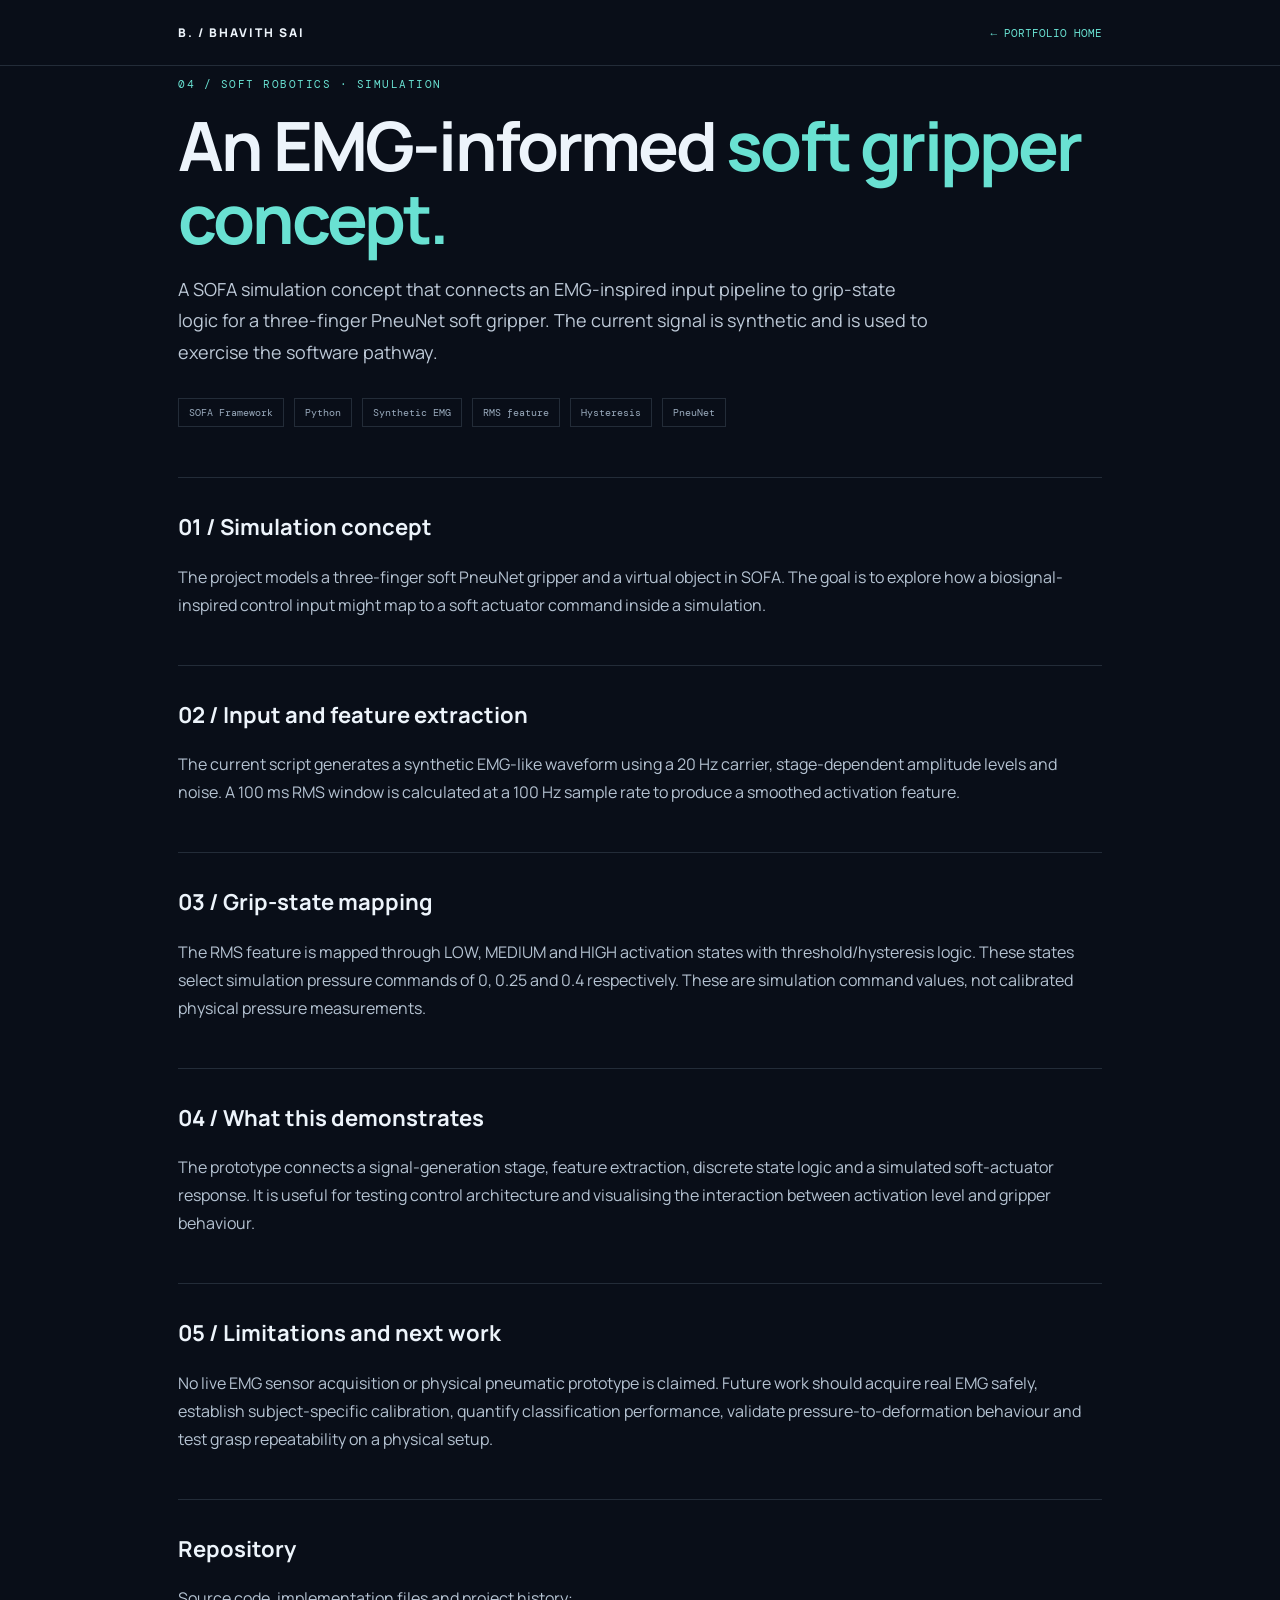
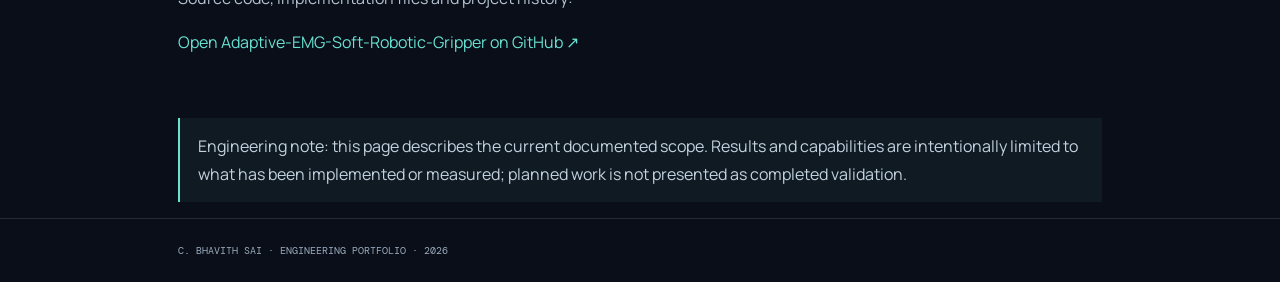
<file: projects/emg-soft-gripper.html>
<!doctype html>
<html lang="en"><head><meta charset="utf-8"><meta name="viewport" content="width=device-width,initial-scale=1"><meta name="description" content="A SOFA simulation concept that connects an EMG-inspired input pipeline to grip-state logic for a three-finger PneuNet soft gripper. The current signal is synthetic and is used to exercise the software pathway."><meta name="theme-color" content="#090e18"><title>Adaptive EMG Soft Robotic Gripper | C. Bhavith Sai</title><link rel="preconnect" href="https://fonts.googleapis.com"><link href="https://fonts.googleapis.com/css2?family=DM+Mono:wght@400;500&family=Manrope:wght@400;500;600;700;800&display=swap" rel="stylesheet"><link rel="stylesheet" href="../assets/css/project.css">  <link rel="icon" type="image/svg+xml" href="../assets/favicon.svg">
</head><body><header class="top"><div class="wrap"><a class="brand" href="../index.html">B. / BHAVITH SAI</a><a class="back" href="../index.html">← PORTFOLIO HOME</a></div></header><main class="wrap"><p class="eyebrow">04 / SOFT ROBOTICS · SIMULATION</p><h1>An EMG-informed <em>soft gripper concept.</em></h1><p class="lede">A SOFA simulation concept that connects an EMG-inspired input pipeline to grip-state logic for a three-finger PneuNet soft gripper. The current signal is synthetic and is used to exercise the software pathway.</p><div class="meta"><span>SOFA Framework</span><span>Python</span><span>Synthetic EMG</span><span>RMS feature</span><span>Hysteresis</span><span>PneuNet</span></div><section><h2>01 / Simulation concept</h2><p>The project models a three-finger soft PneuNet gripper and a virtual object in SOFA. The goal is to explore how a biosignal-inspired control input might map to a soft actuator command inside a simulation.</p></section><section><h2>02 / Input and feature extraction</h2><p>The current script generates a synthetic EMG-like waveform using a 20 Hz carrier, stage-dependent amplitude levels and noise. A 100 ms RMS window is calculated at a 100 Hz sample rate to produce a smoothed activation feature.</p></section><section><h2>03 / Grip-state mapping</h2><p>The RMS feature is mapped through LOW, MEDIUM and HIGH activation states with threshold/hysteresis logic. These states select simulation pressure commands of 0, 0.25 and 0.4 respectively. These are simulation command values, not calibrated physical pressure measurements.</p></section><section><h2>04 / What this demonstrates</h2><p>The prototype connects a signal-generation stage, feature extraction, discrete state logic and a simulated soft-actuator response. It is useful for testing control architecture and visualising the interaction between activation level and gripper behaviour.</p></section><section><h2>05 / Limitations and next work</h2><p>No live EMG sensor acquisition or physical pneumatic prototype is claimed. Future work should acquire real EMG safely, establish subject-specific calibration, quantify classification performance, validate pressure-to-deformation behaviour and test grasp repeatability on a physical setup.</p></section><section><h2>Repository</h2><p>Source code, implementation files and project history:</p><p><a href="https://github.com/challabhavithsai0123-cell/Adaptive-EMG-Soft-Robotic-Gripper" target="_blank" rel="noreferrer">Open Adaptive-EMG-Soft-Robotic-Gripper on GitHub ↗</a></p></section><p class="note">Engineering note: this page describes the current documented scope. Results and capabilities are intentionally limited to what has been implemented or measured; planned work is not presented as completed validation.</p></main><footer class="footer"><div class="wrap">C. BHAVITH SAI · ENGINEERING PORTFOLIO · 2026</div></footer></body></html>
</file>
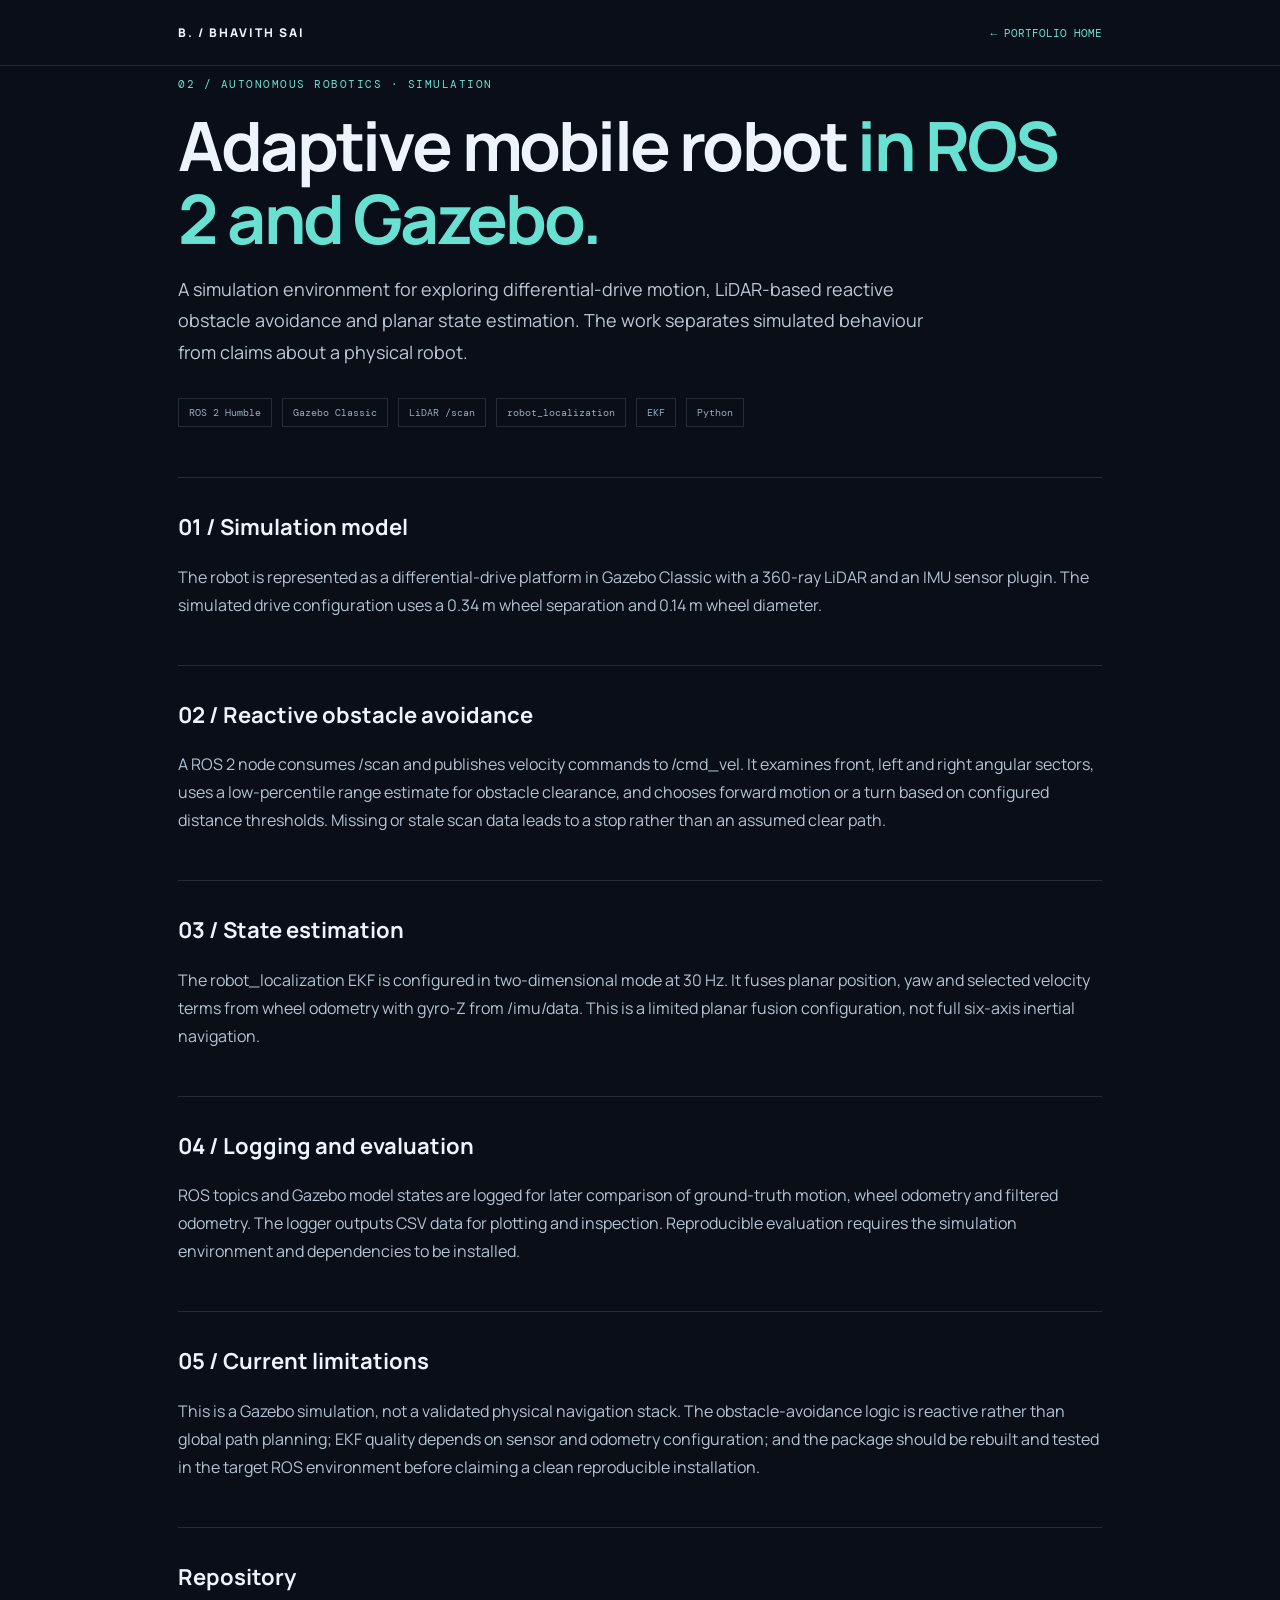
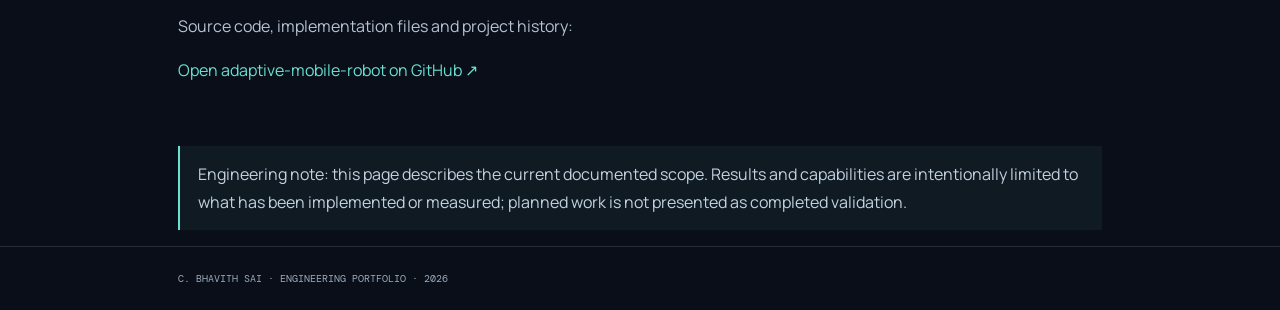
<file: projects/mobile-robot.html>
<!doctype html>
<html lang="en"><head><meta charset="utf-8"><meta name="viewport" content="width=device-width,initial-scale=1"><meta name="description" content="A simulation environment for exploring differential-drive motion, LiDAR-based reactive obstacle avoidance and planar state estimation. The work separates simulated behaviour from claims about a physical robot."><meta name="theme-color" content="#090e18"><title>Adaptive Mobile Robot — ROS 2 Simulation | C. Bhavith Sai</title><link rel="preconnect" href="https://fonts.googleapis.com"><link href="https://fonts.googleapis.com/css2?family=DM+Mono:wght@400;500&family=Manrope:wght@400;500;600;700;800&display=swap" rel="stylesheet"><link rel="stylesheet" href="../assets/css/project.css">  <link rel="icon" type="image/svg+xml" href="../assets/favicon.svg">
</head><body><header class="top"><div class="wrap"><a class="brand" href="../index.html">B. / BHAVITH SAI</a><a class="back" href="../index.html">← PORTFOLIO HOME</a></div></header><main class="wrap"><p class="eyebrow">02 / AUTONOMOUS ROBOTICS · SIMULATION</p><h1>Adaptive mobile robot <em>in ROS 2 and Gazebo.</em></h1><p class="lede">A simulation environment for exploring differential-drive motion, LiDAR-based reactive obstacle avoidance and planar state estimation. The work separates simulated behaviour from claims about a physical robot.</p><div class="meta"><span>ROS 2 Humble</span><span>Gazebo Classic</span><span>LiDAR /scan</span><span>robot_localization</span><span>EKF</span><span>Python</span></div><section><h2>01 / Simulation model</h2><p>The robot is represented as a differential-drive platform in Gazebo Classic with a 360-ray LiDAR and an IMU sensor plugin. The simulated drive configuration uses a 0.34 m wheel separation and 0.14 m wheel diameter.</p></section><section><h2>02 / Reactive obstacle avoidance</h2><p>A ROS 2 node consumes /scan and publishes velocity commands to /cmd_vel. It examines front, left and right angular sectors, uses a low-percentile range estimate for obstacle clearance, and chooses forward motion or a turn based on configured distance thresholds. Missing or stale scan data leads to a stop rather than an assumed clear path.</p></section><section><h2>03 / State estimation</h2><p>The robot_localization EKF is configured in two-dimensional mode at 30 Hz. It fuses planar position, yaw and selected velocity terms from wheel odometry with gyro-Z from /imu/data. This is a limited planar fusion configuration, not full six-axis inertial navigation.</p></section><section><h2>04 / Logging and evaluation</h2><p>ROS topics and Gazebo model states are logged for later comparison of ground-truth motion, wheel odometry and filtered odometry. The logger outputs CSV data for plotting and inspection. Reproducible evaluation requires the simulation environment and dependencies to be installed.</p></section><section><h2>05 / Current limitations</h2><p>This is a Gazebo simulation, not a validated physical navigation stack. The obstacle-avoidance logic is reactive rather than global path planning; EKF quality depends on sensor and odometry configuration; and the package should be rebuilt and tested in the target ROS environment before claiming a clean reproducible installation.</p></section><section><h2>Repository</h2><p>Source code, implementation files and project history:</p><p><a href="https://github.com/challabhavithsai0123-cell/adaptive-mobile-robot" target="_blank" rel="noreferrer">Open adaptive-mobile-robot on GitHub ↗</a></p></section><p class="note">Engineering note: this page describes the current documented scope. Results and capabilities are intentionally limited to what has been implemented or measured; planned work is not presented as completed validation.</p></main><footer class="footer"><div class="wrap">C. BHAVITH SAI · ENGINEERING PORTFOLIO · 2026</div></footer></body></html>
</file>
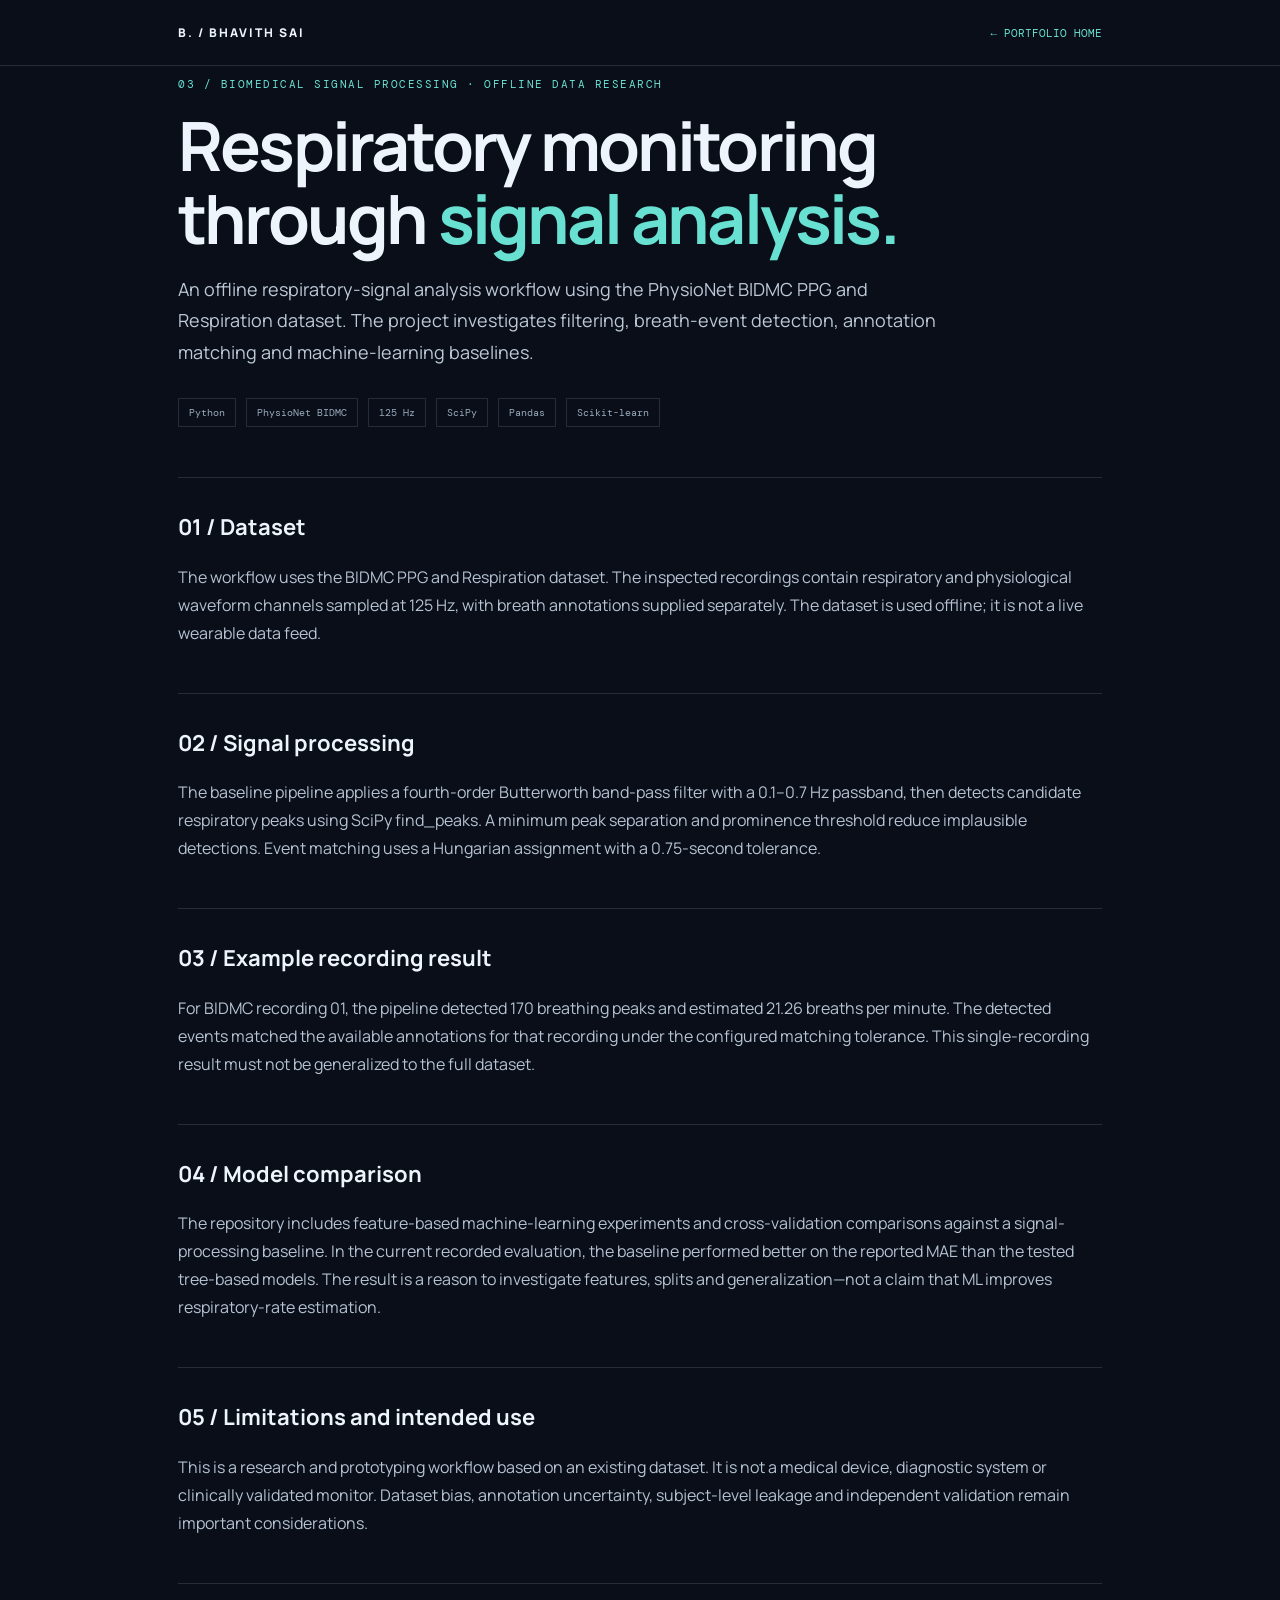
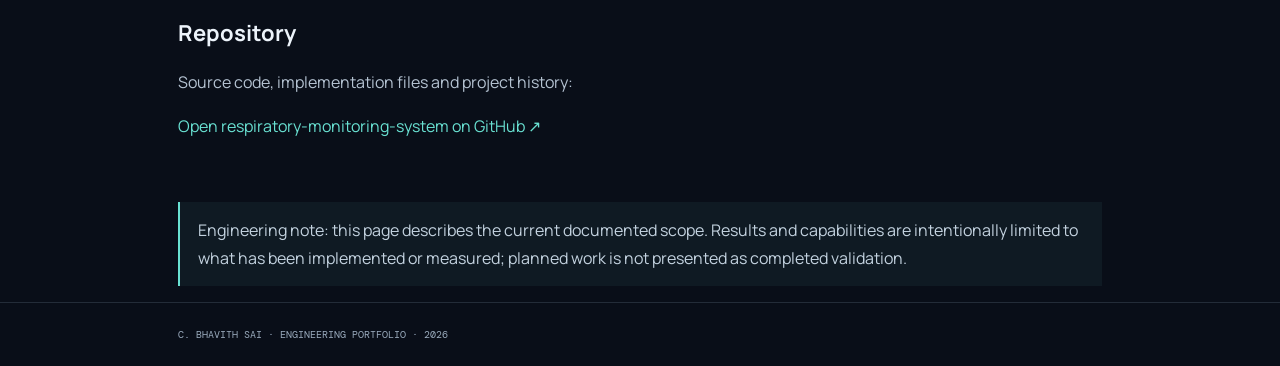
<file: projects/respiratory-monitoring.html>
<!doctype html>
<html lang="en"><head><meta charset="utf-8"><meta name="viewport" content="width=device-width,initial-scale=1"><meta name="description" content="An offline respiratory-signal analysis workflow using the PhysioNet BIDMC PPG and Respiration dataset. The project investigates filtering, breath-event detection, annotation matching and machine-learning baselines."><meta name="theme-color" content="#090e18"><title>Respiratory Signal Monitoring and Analysis | C. Bhavith Sai</title><link rel="preconnect" href="https://fonts.googleapis.com"><link href="https://fonts.googleapis.com/css2?family=DM+Mono:wght@400;500&family=Manrope:wght@400;500;600;700;800&display=swap" rel="stylesheet"><link rel="stylesheet" href="../assets/css/project.css">  <link rel="icon" type="image/svg+xml" href="../assets/favicon.svg">
</head><body><header class="top"><div class="wrap"><a class="brand" href="../index.html">B. / BHAVITH SAI</a><a class="back" href="../index.html">← PORTFOLIO HOME</a></div></header><main class="wrap"><p class="eyebrow">03 / BIOMEDICAL SIGNAL PROCESSING · OFFLINE DATA RESEARCH</p><h1>Respiratory monitoring through <em>signal analysis.</em></h1><p class="lede">An offline respiratory-signal analysis workflow using the PhysioNet BIDMC PPG and Respiration dataset. The project investigates filtering, breath-event detection, annotation matching and machine-learning baselines.</p><div class="meta"><span>Python</span><span>PhysioNet BIDMC</span><span>125 Hz</span><span>SciPy</span><span>Pandas</span><span>Scikit-learn</span></div><section><h2>01 / Dataset</h2><p>The workflow uses the BIDMC PPG and Respiration dataset. The inspected recordings contain respiratory and physiological waveform channels sampled at 125 Hz, with breath annotations supplied separately. The dataset is used offline; it is not a live wearable data feed.</p></section><section><h2>02 / Signal processing</h2><p>The baseline pipeline applies a fourth-order Butterworth band-pass filter with a 0.1–0.7 Hz passband, then detects candidate respiratory peaks using SciPy find_peaks. A minimum peak separation and prominence threshold reduce implausible detections. Event matching uses a Hungarian assignment with a 0.75-second tolerance.</p></section><section><h2>03 / Example recording result</h2><p>For BIDMC recording 01, the pipeline detected 170 breathing peaks and estimated 21.26 breaths per minute. The detected events matched the available annotations for that recording under the configured matching tolerance. This single-recording result must not be generalized to the full dataset.</p></section><section><h2>04 / Model comparison</h2><p>The repository includes feature-based machine-learning experiments and cross-validation comparisons against a signal-processing baseline. In the current recorded evaluation, the baseline performed better on the reported MAE than the tested tree-based models. The result is a reason to investigate features, splits and generalization—not a claim that ML improves respiratory-rate estimation.</p></section><section><h2>05 / Limitations and intended use</h2><p>This is a research and prototyping workflow based on an existing dataset. It is not a medical device, diagnostic system or clinically validated monitor. Dataset bias, annotation uncertainty, subject-level leakage and independent validation remain important considerations.</p></section><section><h2>Repository</h2><p>Source code, implementation files and project history:</p><p><a href="https://github.com/challabhavithsai0123-cell/respiratory-monitoring-system" target="_blank" rel="noreferrer">Open respiratory-monitoring-system on GitHub ↗</a></p></section><p class="note">Engineering note: this page describes the current documented scope. Results and capabilities are intentionally limited to what has been implemented or measured; planned work is not presented as completed validation.</p></main><footer class="footer"><div class="wrap">C. BHAVITH SAI · ENGINEERING PORTFOLIO · 2026</div></footer></body></html>
</file>
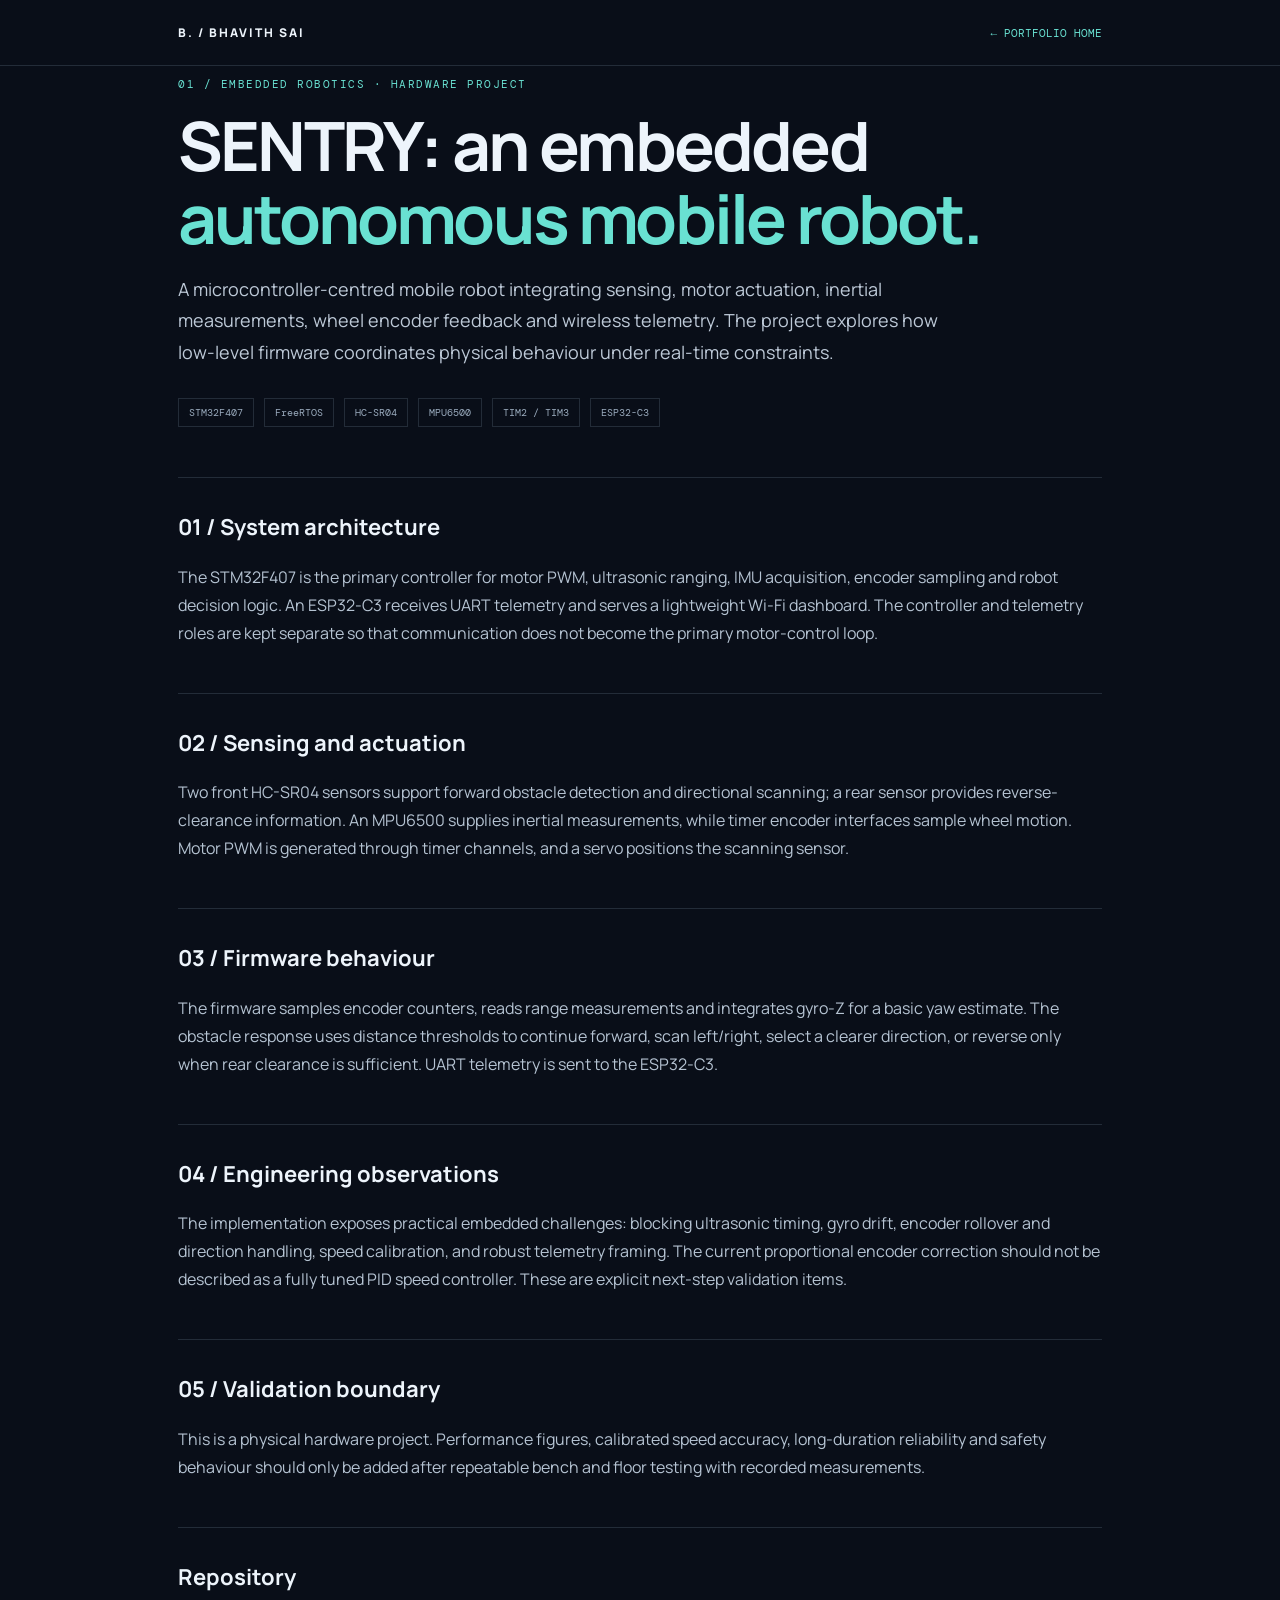
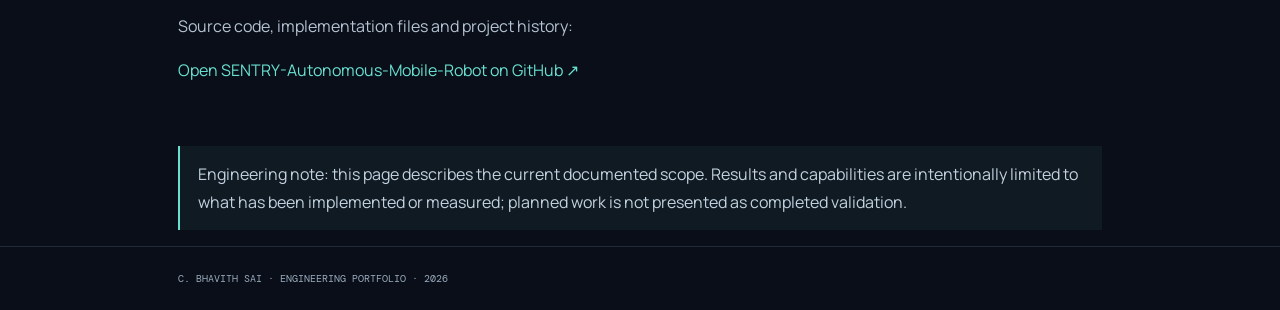
<file: projects/sentry.html>
<!doctype html>
<html lang="en"><head><meta charset="utf-8"><meta name="viewport" content="width=device-width,initial-scale=1"><meta name="description" content="A microcontroller-centred mobile robot integrating sensing, motor actuation, inertial measurements, wheel encoder feedback and wireless telemetry. The project explores how low-level firmware coordinates physical behaviour under real-time constraints."><meta name="theme-color" content="#090e18"><title>SENTRY — Autonomous Mobile Robot | C. Bhavith Sai</title><link rel="preconnect" href="https://fonts.googleapis.com"><link href="https://fonts.googleapis.com/css2?family=DM+Mono:wght@400;500&family=Manrope:wght@400;500;600;700;800&display=swap" rel="stylesheet"><link rel="stylesheet" href="../assets/css/project.css">  <link rel="icon" type="image/svg+xml" href="../assets/favicon.svg">
</head><body><header class="top"><div class="wrap"><a class="brand" href="../index.html">B. / BHAVITH SAI</a><a class="back" href="../index.html">← PORTFOLIO HOME</a></div></header><main class="wrap"><p class="eyebrow">01 / EMBEDDED ROBOTICS · HARDWARE PROJECT</p><h1>SENTRY: an embedded <em>autonomous mobile robot.</em></h1><p class="lede">A microcontroller-centred mobile robot integrating sensing, motor actuation, inertial measurements, wheel encoder feedback and wireless telemetry. The project explores how low-level firmware coordinates physical behaviour under real-time constraints.</p><div class="meta"><span>STM32F407</span><span>FreeRTOS</span><span>HC-SR04</span><span>MPU6500</span><span>TIM2 / TIM3</span><span>ESP32-C3</span></div><section><h2>01 / System architecture</h2><p>The STM32F407 is the primary controller for motor PWM, ultrasonic ranging, IMU acquisition, encoder sampling and robot decision logic. An ESP32-C3 receives UART telemetry and serves a lightweight Wi-Fi dashboard. The controller and telemetry roles are kept separate so that communication does not become the primary motor-control loop.</p></section><section><h2>02 / Sensing and actuation</h2><p>Two front HC-SR04 sensors support forward obstacle detection and directional scanning; a rear sensor provides reverse-clearance information. An MPU6500 supplies inertial measurements, while timer encoder interfaces sample wheel motion. Motor PWM is generated through timer channels, and a servo positions the scanning sensor.</p></section><section><h2>03 / Firmware behaviour</h2><p>The firmware samples encoder counters, reads range measurements and integrates gyro-Z for a basic yaw estimate. The obstacle response uses distance thresholds to continue forward, scan left/right, select a clearer direction, or reverse only when rear clearance is sufficient. UART telemetry is sent to the ESP32-C3.</p></section><section><h2>04 / Engineering observations</h2><p>The implementation exposes practical embedded challenges: blocking ultrasonic timing, gyro drift, encoder rollover and direction handling, speed calibration, and robust telemetry framing. The current proportional encoder correction should not be described as a fully tuned PID speed controller. These are explicit next-step validation items.</p></section><section><h2>05 / Validation boundary</h2><p>This is a physical hardware project. Performance figures, calibrated speed accuracy, long-duration reliability and safety behaviour should only be added after repeatable bench and floor testing with recorded measurements.</p></section><section><h2>Repository</h2><p>Source code, implementation files and project history:</p><p><a href="https://github.com/challabhavithsai0123-cell/SENTRY-Autonomous-Mobile-Robot" target="_blank" rel="noreferrer">Open SENTRY-Autonomous-Mobile-Robot on GitHub ↗</a></p></section><p class="note">Engineering note: this page describes the current documented scope. Results and capabilities are intentionally limited to what has been implemented or measured; planned work is not presented as completed validation.</p></main><footer class="footer"><div class="wrap">C. BHAVITH SAI · ENGINEERING PORTFOLIO · 2026</div></footer></body></html>
</file>
<file: assets/css/style.css>
:root{--bg:#090e18;--panel:#0e1624;--panel2:#111d2d;--ink:#edf4fb;--muted:#93a2b5;--dim:#607187;--line:rgba(164,190,215,.15);--cyan:#69e1d2;--blue:#8cb7ff;--mono:"DM Mono",monospace;--sans:"Manrope",sans-serif}*{box-sizing:border-box}html{scroll-behavior:smooth;scroll-padding-top:90px}body{margin:0;background:var(--bg);color:var(--ink);font-family:var(--sans);line-height:1.65;overflow-x:hidden}a{color:inherit;text-decoration:none}.grain{position:fixed;inset:0;pointer-events:none;z-index:5;opacity:.12;background-image:url("data:image/svg+xml,%3Csvg viewBox='0 0 180 180' xmlns='http://www.w3.org/2000/svg'%3E%3Cfilter id='n'%3E%3CfeTurbulence type='fractalNoise' baseFrequency='.9' numOctaves='3' stitchTiles='stitch'/%3E%3C/filter%3E%3Crect width='100%25' height='100%25' filter='url(%23n)' opacity='.15'/%3E%3C/svg%3E")} .site-header{height:86px;display:flex;align-items:center;justify-content:space-between;padding:0 7.2%;border-bottom:1px solid var(--line);position:sticky;top:0;background:rgba(9,14,24,.88);backdrop-filter:blur(16px);z-index:20}.brand{display:flex;align-items:center;gap:12px}.brand-mark{font-size:26px;font-weight:800;letter-spacing:-3px;color:var(--ink)}.brand-mark span,.core-inner span{color:var(--cyan)}.brand-name{font-size:10px;font-weight:800;letter-spacing:2px;line-height:1.3}.brand-name small{display:block;font:9px var(--mono);color:var(--muted);letter-spacing:1.2px;margin-top:3px}.nav{display:flex;align-items:center;gap:35px;font-size:12px;color:#bac7d6}.nav a{transition:color .2s}.nav a:hover,.text-link:hover,.about-links a:hover{color:var(--cyan)}.nav-cta{padding:10px 16px;border:1px solid var(--line);border-radius:3px}.nav-cta span{color:var(--cyan);margin-left:7px}.menu-toggle{display:none}.section-wrap{padding-left:10%;padding-right:10%;max-width:1600px;margin:0 auto}.hero{min-height:650px;display:grid;grid-template-columns:1.1fr .9fr;align-items:center;gap:5%;padding-top:76px;padding-bottom:85px}.eyebrow{font:10px var(--mono);letter-spacing:1.8px;color:var(--cyan);margin:0 0 24px}.pulse{display:inline-block;width:7px;height:7px;background:var(--cyan);border-radius:50%;margin-right:9px;box-shadow:0 0 12px var(--cyan)}h1,h2,h3,p{margin-top:0}h1{font-size:clamp(43px,5vw,72px);letter-spacing:-4px;line-height:1.08;margin-bottom:27px;font-weight:700}h1 em,h2 em{font-style:normal;color:var(--cyan)}.hero-lede{font-size:15px;color:var(--muted);max-width:550px;line-height:1.9}.hero-actions{display:flex;align-items:center;gap:28px;margin-top:36px}.button{display:inline-flex;align-items:center;gap:22px;padding:14px 19px;font-size:11px;font-weight:800;letter-spacing:.3px;border-radius:2px;transition:transform .2s,background .2s}.button:hover{transform:translateY(-3px)}.button-primary{background:var(--cyan);color:#08121a}.button-primary span{font-size:17px}.text-link{font-size:11px;color:#bfccd9}.hero-meta{display:flex;gap:35px;margin-top:80px;font:9px var(--mono);color:var(--dim);letter-spacing:1px}.hero-visual{height:440px;border:1px solid var(--line);position:relative;overflow:hidden;background:radial-gradient(ellipse at 50% 47%,rgba(70,160,164,.14),transparent 52%),linear-gradient(135deg,#101e2b,#0a111d)}.hero-visual:before,.hero-visual:after{content:"";position:absolute;background:var(--line)}.hero-visual:before{width:100%;height:1px;top:50%}.hero-visual:after{height:100%;width:1px;left:50%}.visual-top,.visual-bottom{position:absolute;left:20px;right:20px;display:flex;justify-content:space-between;font:9px var(--mono);letter-spacing:1px;color:var(--dim);z-index:2}.visual-top{top:18px}.visual-bottom{bottom:17px}.signal{color:var(--cyan)}.orbit{position:absolute;border:1px solid rgba(105,225,210,.28);border-radius:50%;left:50%;top:50%;transform:translate(-50%,-50%)}.orbit-one{width:180px;height:180px}.orbit-two{width:280px;height:280px;border-style:dashed;animation:spin 35s linear infinite}.orbit-three{width:370px;height:370px;border-color:rgba(140,183,255,.18)}@keyframes spin{to{transform:translate(-50%,-50%) rotate(360deg)}}.core{position:absolute;left:50%;top:50%;transform:translate(-50%,-50%);width:88px;height:88px;border:1px solid var(--cyan);border-radius:50%;display:grid;place-items:center;box-shadow:0 0 35px rgba(105,225,210,.15)}.core-inner{width:65px;height:65px;border-radius:50%;background:#14293a;display:grid;place-items:center;font-size:30px;font-weight:800}.node{position:absolute;z-index:2;background:#101d2a;border:1px solid var(--line);padding:8px 11px;display:grid;grid-template-columns:8px auto;column-gap:8px;min-width:108px}.node i{width:6px;height:6px;border-radius:50%;background:var(--cyan);grid-row:span 2;margin-top:5px}.node span{font:8px var(--mono);color:var(--dim)}.node b{font:10px var(--mono);color:var(--ink);font-weight:400}.node-a{top:21%;left:8%}.node-b{top:26%;right:6%}.node-c{bottom:20%;left:37%}.ticker{border-top:1px solid var(--line);border-bottom:1px solid var(--line);overflow:hidden;background:#0b131f}.ticker-track{min-width:max-content;display:flex;align-items:center;justify-content:space-around;gap:48px;padding:18px 0;font:10px var(--mono);letter-spacing:1.8px;color:#95a6b8}.ticker b{color:var(--cyan);font-weight:400}.work,.approach{padding-top:125px;padding-bottom:110px}.section-heading{display:flex;align-items:end;justify-content:space-between;gap:60px;margin-bottom:52px}.section-heading h2,.about h2,.closing h2{font-size:clamp(34px,4vw,52px);letter-spacing:-2.5px;line-height:1.18;margin-bottom:0}.section-note{max-width:360px;color:var(--muted);font-size:12px;line-height:1.9;margin-bottom:4px}.project-grid{display:grid;grid-template-columns:1fr 1fr;gap:24px}.project-card{background:var(--panel);border:1px solid var(--line);min-width:0;transition:border-color .25s,transform .25s}.project-card:hover{border-color:rgba(105,225,210,.5);transform:translateY(-4px)}.project-featured{grid-column:1/-1;display:grid;grid-template-columns:1.05fr .95fr}.project-art{height:265px;position:relative;overflow:hidden;background:#101c2b}.project-featured .project-art{height:auto;min-height:360px}.art-code{position:absolute;bottom:17px;left:20px;font:9px var(--mono);letter-spacing:1px;color:#7f92a9}.art-label{position:absolute;top:19px;left:20px;font:9px var(--mono);letter-spacing:1px;color:#91a3b7}.art-grid,.map-grid{position:absolute;inset:0;background-image:linear-gradient(rgba(135,178,203,.09) 1px,transparent 1px),linear-gradient(90deg,rgba(135,178,203,.09) 1px,transparent 1px);background-size:28px 28px}.radar{position:absolute;width:250px;height:250px;border:1px solid rgba(105,225,210,.23);border-radius:50%;right:12%;top:14%;background:repeating-radial-gradient(circle,transparent 0 38px,rgba(105,225,210,.12) 39px 40px)}.radar:before{content:"";position:absolute;width:50%;height:1px;background:var(--cyan);top:50%;left:50%;transform-origin:left;transform:rotate(-35deg);box-shadow:0 0 12px var(--cyan)}.radar span{position:absolute;width:7px;height:7px;background:var(--cyan);border-radius:50%;top:29%;left:70%;box-shadow:0 0 12px var(--cyan)}.radar i{position:absolute;inset:0;border-radius:50%;background:conic-gradient(from 280deg,transparent 0 70%,rgba(105,225,210,.1));}.robot-outline{position:absolute;left:21%;top:34%;width:190px;height:155px}.robot-body{position:absolute;left:18px;right:18px;top:30px;height:86px;border:2px solid #7fabc0;background:linear-gradient(145deg,#1a3948,#102331);transform:skewY(-5deg);box-shadow:10px 14px 0 rgba(0,0,0,.18)}.robot-top{position:absolute;top:12px;left:52px;width:80px;height:28px;border:2px solid #7fabc0;background:#1c3947;z-index:2}.wheel{position:absolute;bottom:8px;width:28px;height:49px;background:#07101a;border:2px solid #688195;border-radius:8px}.wheel.left{left:2px}.wheel.right{right:2px}.sensor{position:absolute;top:0;left:88px;width:11px;height:18px;background:var(--cyan);box-shadow:0 0 13px var(--cyan);z-index:3}.project-content{padding:27px 29px 30px}.project-featured .project-content{padding:42px 40px;align-self:center}.project-kicker{display:flex;align-items:center;justify-content:space-between;gap:10px;font:9px var(--mono);letter-spacing:.8px;color:var(--dim);margin-bottom:16px}.status{font-size:8px;padding:5px 7px;white-space:nowrap;border:1px solid}.status-hardware{color:var(--cyan);border-color:rgba(105,225,210,.35)}.status-sim{color:var(--blue);border-color:rgba(140,183,255,.35)}.status-data{color:#e7c78c;border-color:rgba(231,199,140,.35)}.project-content h3{font-size:21px;line-height:1.3;letter-spacing:-.7px;margin-bottom:13px}.project-content h3 span{display:block;font-size:14px;color:#a8b6c6;font-weight:500;margin-top:5px}.project-content p{font-size:12px;color:var(--muted);line-height:1.85;min-height:64px;margin-bottom:19px}.tags{display:flex;flex-wrap:wrap;gap:6px;margin-bottom:25px}.tags span{font:9px var(--mono);color:#9aadc1;padding:5px 8px;background:#162333;border:1px solid rgba(164,190,215,.08)}.card-link{font-size:11px;font-weight:800;color:var(--cyan);display:inline-flex;gap:18px;align-items:center}.card-link span{font-size:16px}.scope-note{margin:25px 0 0;color:var(--dim);font-size:10px}.scope-note span{color:var(--cyan);margin-right:8px}.art-mobile{background:radial-gradient(ellipse at 50% 50%,#19354a,#0e1927)}.map-path{position:absolute;width:68%;height:80%;left:15%;top:8%;border:2px dashed rgba(105,225,210,.45);clip-path:polygon(5% 12%,66% 0,92% 40%,72% 90%,20% 100%,0 48%)}.lidar-ring{position:absolute;width:125px;height:125px;border:1px solid rgba(105,225,210,.5);border-radius:50%;left:40%;top:30%;box-shadow:0 0 30px rgba(105,225,210,.1)}.lidar-ring i{position:absolute;width:5px;height:5px;background:var(--cyan);border-radius:50%;top:10%;left:50%;box-shadow:0 0 9px var(--cyan)}.lidar-ring i:nth-child(2){top:70%;left:88%}.lidar-ring i:nth-child(3){top:89%;left:23%}.map-robot{position:absolute;left:49%;top:47%;font-size:37px;color:var(--cyan);text-shadow:0 0 18px var(--cyan)}.art-breath{background:linear-gradient(140deg,#18243a,#101929);display:flex;align-items:center}.art-breath svg{width:100%;color:#78d9ce;position:relative;z-index:1}.wave-axis{position:absolute;left:0;right:0;top:50%;border-top:1px dashed rgba(143,174,201,.26)}.signal-label{position:absolute;left:20px;top:22px;color:#8ba0b7;font:9px var(--mono);letter-spacing:1px}.art-emg{background:radial-gradient(ellipse at 70% 35%,#20334a,#101928);display:flex;align-items:center;justify-content:center}.emg-bars{height:90px;display:flex;align-items:center;gap:5px;z-index:1}.emg-bars i{width:4px;background:#69e1d2;border-radius:3px;box-shadow:0 0 9px rgba(105,225,210,.35);height:22%}.emg-bars i:nth-child(3n){height:65%}.emg-bars i:nth-child(4n){height:90%}.emg-bars i:nth-child(5n){height:42%}.emg-readout{position:absolute;right:20px;top:20px;display:grid;text-align:right;font:8px var(--mono);letter-spacing:1px;color:#8296ab}.emg-readout b{font:24px var(--mono);color:var(--cyan)}.emg-readout small{font-size:7px}.approach{border-top:1px solid var(--line)}.approach-grid{border-top:1px solid var(--line)}.approach-item{display:grid;grid-template-columns:80px 1fr 50px;gap:20px;align-items:center;padding:24px 0;border-bottom:1px solid var(--line)}.approach-num{font:11px var(--mono);color:var(--cyan)}.approach-item h3{font-size:16px;margin:0 0 4px}.approach-item p{font-size:11px;color:var(--muted);margin:0}.approach-icon{font-size:24px;color:#638b9e;text-align:right}.about{padding-top:115px;padding-bottom:125px;display:grid;grid-template-columns:.7fr 1.3fr;gap:10%;align-items:center;border-top:1px solid var(--line)}.about-stamp{width:210px;height:250px;border:1px solid rgba(105,225,210,.35);background:linear-gradient(145deg,#162a3b,#0c1521);display:flex;flex-direction:column;justify-content:center;align-items:center;font-size:82px;font-weight:800;letter-spacing:-8px;color:var(--cyan);position:relative}.about-stamp:before,.about-stamp:after{content:"";position:absolute;background:var(--cyan);opacity:.5}.about-stamp:before{width:35px;height:1px;top:15px;left:15px}.about-stamp:after{width:1px;height:35px;bottom:15px;right:15px}.about-stamp span{font:8px var(--mono);letter-spacing:2px;color:#91a5ba;margin-top:5px}.about-copy h2{margin-bottom:25px}.about-copy>p:not(.eyebrow){font-size:12px;line-height:2;color:var(--muted);max-width:650px}.about-links{display:flex;gap:28px;margin-top:27px}.about-links a{font-size:11px;color:var(--cyan);font-weight:700}.closing{padding-top:75px;padding-bottom:90px;text-align:center;border-top:1px solid var(--line);background:radial-gradient(ellipse at 50% 100%,rgba(60,140,151,.11),transparent 60%)}.closing h2{margin-bottom:30px}.footer{border-top:1px solid var(--line);padding:25px 7.2%;display:flex;align-items:center;justify-content:space-between;gap:20px}.footer>span,.footer>a:not(.brand),.footer>small{font:8px var(--mono);letter-spacing:.8px;color:var(--dim)}.footer>a:not(.brand):hover{color:var(--cyan)}@media(max-width:1000px){.section-wrap{padding-left:7%;padding-right:7%}.hero{gap:3%}.hero-visual{height:380px}.hero-meta{margin-top:55px}.project-featured .project-content{padding:30px}.about{gap:6%}}@media(max-width:760px){.site-header{height:72px;padding:0 6%}.menu-toggle{display:flex;background:none;border:0;flex-direction:column;gap:6px;padding:10px}.menu-toggle span{width:23px;height:1px;background:var(--ink)}.nav{display:none;position:absolute;left:0;right:0;top:71px;background:#0b1420;border-bottom:1px solid var(--line);padding:22px 7%;flex-direction:column;align-items:flex-start;gap:20px}.nav.open{display:flex}.hero{grid-template-columns:1fr;padding-top:70px;padding-bottom:65px;gap:45px}.hero-visual{height:340px}.hero-meta{margin-top:45px}.section-heading{display:block}.section-note{margin-top:24px}.work,.approach{padding-top:85px;padding-bottom:80px}.project-grid{grid-template-columns:1fr}.project-featured{grid-column:auto;display:block}.project-featured .project-art{min-height:265px;height:265px}.project-featured .project-content{padding:27px 29px}.project-content p{min-height:0}.about{grid-template-columns:1fr;padding-top:80px;padding-bottom:85px;gap:35px}.about-stamp{width:140px;height:165px;font-size:62px}.closing{padding-top:65px;padding-bottom:70px}.footer{padding:23px 6%;flex-wrap:wrap}.footer>span{order:3;width:100%}}@media(max-width:420px){h1{letter-spacing:-2.5px}.hero-actions{align-items:flex-start;flex-direction:column;gap:18px}.hero-visual{height:300px}.node-a{left:3%}.node-b{right:3%}.node-c{left:34%}.orbit-three{width:320px;height:320px}.approach-item{grid-template-columns:35px 1fr 25px;gap:10px}.approach-item p{max-width:260px}.project-kicker{font-size:8px}.status{font-size:7px}.footer .brand{width:100%}}
</file>
<file: career/style.css>
:root{--bg:#09101c;--panel:#101b2b;--panel2:#142236;--ink:#edf4fb;--muted:#9aabbd;--line:rgba(164,190,215,.16);--cyan:#69e1d2;--blue:#8cb7ff;--amber:#f0c77b;--red:#f28d8d;--mono:"DM Mono",monospace;--sans:"Manrope",Arial,sans-serif}*{box-sizing:border-box}body{margin:0;background:var(--bg);color:var(--ink);font:14px/1.6 var(--sans)}button,input,select,textarea{font:inherit}button{cursor:pointer}.shell{max-width:1440px;margin:auto;padding:0 28px}.top{border-bottom:1px solid var(--line);position:sticky;top:0;background:#09101cf2;backdrop-filter:blur(15px);z-index:10}.topin{height:70px;display:flex;align-items:center;justify-content:space-between}.brand{font-weight:800;letter-spacing:1.8px;font-size:12px;color:var(--ink);text-decoration:none}.brand span{color:var(--cyan)}.toplinks{display:flex;gap:20px;font:10px var(--mono)}a{color:var(--cyan);text-decoration:none}.hero{padding:42px 0 26px;display:flex;justify-content:space-between;align-items:end;gap:25px}.eyebrow{font:10px var(--mono);letter-spacing:1.5px;color:var(--cyan);text-transform:uppercase}.hero h1{font-size:clamp(28px,4vw,48px);line-height:1.08;letter-spacing:-1.8px;margin:10px 0}.hero p{color:var(--muted);max-width:650px;margin:0}.local{font:10px var(--mono);border:1px solid var(--line);padding:10px 12px;color:var(--cyan);white-space:nowrap}.stats{display:grid;grid-template-columns:repeat(4,1fr);gap:12px;margin:12px 0 24px}.stat,.panel{background:var(--panel);border:1px solid var(--line);border-radius:9px}.stat{padding:16px}.stat small{display:block;color:var(--muted);font:10px var(--mono);letter-spacing:1px}.stat strong{font-size:26px;display:block;margin-top:5px}.layout{display:grid;grid-template-columns:minmax(0,1.5fr) minmax(300px,.8fr);gap:14px;align-items:start}.panel{padding:18px;margin-bottom:14px}.panelhead{display:flex;justify-content:space-between;align-items:center;gap:10px;margin-bottom:14px}.panel h2{font-size:15px;margin:0}.sub{font-size:11px;color:var(--muted)}.btn{border:1px solid var(--line);background:var(--panel2);color:var(--ink);padding:9px 12px;border-radius:5px;font-size:11px}.btn.primary{background:var(--cyan);color:#07131b;border-color:var(--cyan);font-weight:800}.btn.small{padding:6px 9px;font-size:10px}.toolbar{display:flex;gap:8px;flex-wrap:wrap;margin-bottom:12px}.field{display:flex;flex-direction:column;gap:5px}.field label{font:10px var(--mono);color:var(--muted);letter-spacing:.6px}.field input,.field select,.field textarea{width:100%;background:#0b1422;border:1px solid var(--line);border-radius:5px;padding:10px;color:var(--ink);outline:none}.field input:focus,.field select:focus,.field textarea:focus{border-color:var(--cyan)}.fields{display:grid;grid-template-columns:1fr 1fr;gap:10px}.fields .wide{grid-column:1/-1}.form-actions{display:flex;justify-content:flex-end;gap:8px;margin-top:12px}.hidden{display:none!important}.app-list{display:flex;flex-direction:column;gap:9px}.app{border:1px solid var(--line);border-radius:7px;padding:13px;background:#0d1726}.app-top{display:flex;justify-content:space-between;gap:12px}.app h3{font-size:13px;margin:0}.app .company{font-size:11px;color:var(--muted)}.app-meta{display:flex;gap:7px;flex-wrap:wrap;margin-top:9px}.pill{font:9px var(--mono);padding:4px 7px;border:1px solid var(--line);border-radius:30px;color:var(--muted)}.pill.stage{color:var(--cyan);border-color:#69e1d255}.app-actions{display:flex;gap:6px;flex-wrap:wrap;margin-top:10px}.empty{padding:25px;text-align:center;color:var(--muted);border:1px dashed var(--line);border-radius:7px}.meter{height:5px;background:#26364a;border-radius:9px;overflow:hidden;margin-top:8px}.meter i{display:block;height:100%;background:var(--cyan)}.checkrow{display:flex;align-items:flex-start;gap:9px;padding:8px 0;border-bottom:1px solid var(--line);font-size:11px;color:#c1cedb}.checkrow:last-child{border:0}.checkrow input{accent-color:var(--cyan);margin-top:4px}.chatlog{height:220px;overflow:auto;display:flex;flex-direction:column;gap:8px;padding:10px;background:#0b1422;border:1px solid var(--line);border-radius:6px}.bubble{max-width:92%;padding:9px 11px;border-radius:7px;background:#18283c;font-size:11px;color:#d5e0eb}.bubble.user{align-self:flex-end;background:#16433f}.chatinput{display:flex;gap:7px;margin-top:8px}.chatinput input{flex:1;min-width:0;background:#0b1422;border:1px solid var(--line);border-radius:5px;padding:10px;color:var(--ink)}.note{font-size:10px;color:var(--muted);margin-top:12px}.footer{padding:25px 0;color:var(--muted);font:10px var(--mono);border-top:1px solid var(--line);margin-top:25px}.toast{position:fixed;bottom:18px;right:18px;background:var(--cyan);color:#07131b;padding:10px 14px;border-radius:6px;font-size:11px;display:none;z-index:30}.tablehead{display:flex;justify-content:space-between;gap:10px;align-items:center}.filters{max-width:220px}.fit{color:var(--amber);font:10px var(--mono)}@media(max-width:900px){.layout{grid-template-columns:1fr}.stats{grid-template-columns:repeat(2,1fr)}}@media(max-width:560px){.shell{padding:0 15px}.hero{display:block}.local{display:inline-block;margin-top:15px}.stats{gap:8px}.stat{padding:12px}.stat strong{font-size:22px}.fields{grid-template-columns:1fr}.fields .wide{grid-column:auto}.toplinks{gap:10px;font-size:9px}}
/* Motion system: restrained ambient movement, responsive and reduced-motion safe */
body{background-image:radial-gradient(ellipse at 12% 4%,rgba(30,190,180,.12),transparent 34%),radial-gradient(ellipse at 88% 18%,rgba(91,126,255,.12),transparent 30%),linear-gradient(rgba(120,160,190,.025) 1px,transparent 1px),linear-gradient(90deg,rgba(120,160,190,.025) 1px,transparent 1px);background-size:auto,auto,42px 42px,42px 42px;background-attachment:fixed}
body:before{content:"";position:fixed;z-index:-1;inset:-20%;pointer-events:none;background:radial-gradient(circle,rgba(105,225,210,.07),transparent 32%);animation:ambient-drift 18s ease-in-out infinite alternate}
@keyframes ambient-drift{from{transform:translate3d(-5%,0,0) scale(.9)}to{transform:translate3d(8%,6%,0) scale(1.15)}}
@keyframes rise-in{from{opacity:0;transform:translateY(16px)}to{opacity:1;transform:translateY(0)}}
@keyframes pulse-ring{0%,100%{box-shadow:0 0 0 0 rgba(105,225,210,.34)}50%{box-shadow:0 0 0 7px rgba(105,225,210,0)}}
@keyframes shimmer{0%{background-position:180% 0}100%{background-position:-180% 0}}
@keyframes blink{0%,100%{opacity:1}50%{opacity:.35}}
.hero{position:relative;overflow:hidden;border:1px solid rgba(105,225,210,.16);border-radius:14px;padding:34px 30px;margin:28px 0 18px;background:linear-gradient(115deg,rgba(16,35,51,.94),rgba(13,25,42,.86) 55%,rgba(19,38,59,.92));box-shadow:0 18px 65px rgba(0,0,0,.18);animation:rise-in .65s ease both}
.hero:after{content:"";position:absolute;width:260px;height:260px;border:1px solid rgba(105,225,210,.12);border-radius:50%;right:8%;top:-120px;box-shadow:0 0 0 28px rgba(105,225,210,.025),0 0 0 58px rgba(105,225,210,.02);pointer-events:none}
.hero h1{font-size:clamp(34px,5vw,58px);letter-spacing:-2.6px}
.hero p{max-width:580px}
.local{border-color:rgba(105,225,210,.28);background:rgba(105,225,210,.06);border-radius:7px;position:relative;z-index:1}
.stats{gap:14px}
.stat{position:relative;overflow:hidden;transition:transform .25s,border-color .25s,box-shadow .25s;animation:rise-in .55s ease both}
.stat:nth-child(2){animation-delay:.07s}.stat:nth-child(3){animation-delay:.14s}.stat:nth-child(4){animation-delay:.21s}
.stat:after{content:"";position:absolute;left:0;bottom:0;width:100%;height:2px;background:linear-gradient(90deg,transparent,var(--cyan),transparent);transform:translateX(-100%);transition:transform .5s}
.stat:hover{transform:translateY(-4px);border-color:rgba(105,225,210,.45);box-shadow:0 14px 35px rgba(0,0,0,.2)}.stat:hover:after{transform:translateX(0)}
.stat strong{font-variant-numeric:tabular-nums}
.panel{background:linear-gradient(145deg,rgba(17,30,48,.96),rgba(13,24,39,.96));box-shadow:0 8px 28px rgba(0,0,0,.12);transition:border-color .25s,transform .25s;animation:rise-in .55s ease both}
.panel:hover{border-color:rgba(140,183,255,.28)}
.panelhead{padding-bottom:10px;border-bottom:1px solid rgba(164,190,215,.09)}
.panel h2{letter-spacing:.1px}
.btn{transition:transform .18s,background .18s,border-color .18s,box-shadow .18s}
.btn:hover{transform:translateY(-2px);border-color:rgba(105,225,210,.45);box-shadow:0 7px 18px rgba(0,0,0,.18)}
.btn.primary{box-shadow:0 5px 18px rgba(105,225,210,.12)}
.btn.primary:hover{background:#8cf0e4;box-shadow:0 8px 24px rgba(105,225,210,.2)}
.app{transition:transform .22s,border-color .22s,background .22s}.app:hover{transform:translateX(3px);border-color:rgba(105,225,210,.35);background:#102035}
.pill.stage{animation:pulse-ring 3s ease-in-out infinite}
.chatlog{scroll-behavior:smooth}
.bubble{animation:rise-in .2s ease both}
.field input,.field select,.field textarea,.chatinput input{transition:border-color .2s,box-shadow .2s}
.field input:focus,.field select:focus,.field textarea:focus,.chatinput input:focus{box-shadow:0 0 0 3px rgba(105,225,210,.08)}
.local .live-dot{display:inline-block;width:7px;height:7px;border-radius:50%;background:var(--cyan);margin-right:7px;animation:blink 1.8s ease infinite}
.grid{display:grid;grid-template-columns:1fr 1fr;gap:16px}
.integration-strip{display:grid;grid-template-columns:1fr 1fr;gap:10px}
.integration{border:1px solid var(--line);border-radius:7px;padding:12px;background:rgba(9,20,34,.65)}
.integration b{display:block;font-size:12px}.integration small{font:9px var(--mono);color:var(--muted)}
.integration .state{display:inline-flex;align-items:center;gap:6px;color:var(--amber);font:9px var(--mono);margin-top:8px}
.integration .state:before{content:"";width:6px;height:6px;border-radius:50%;background:var(--amber)}
@media(max-width:560px){.hero{padding:25px 18px;margin-top:16px}.hero h1{font-size:34px}.grid,.integration-strip{grid-template-columns:1fr}}
@media(prefers-reduced-motion:reduce){*,*:before,*:after{animation-duration:.01ms!important;animation-iteration-count:1!important;scroll-behavior:auto!important;transition-duration:.01ms!important}}

.opportunity-grid{display:grid;grid-template-columns:repeat(2,minmax(0,1fr));gap:12px;margin-top:14px}
.opportunity{min-width:0;background:linear-gradient(145deg,rgba(16,34,51,.9),rgba(12,24,39,.95));border:1px solid rgba(117,163,195,.18);position:relative;overflow:hidden}
.opportunity:before{content:"";position:absolute;inset:0 auto 0 0;width:2px;background:linear-gradient(180deg,var(--cyan),transparent);opacity:.75}
.opportunity .app-top{align-items:flex-start}.opportunity h3{line-height:1.4}
.opportunity .app-meta{display:flex;flex-wrap:wrap;gap:6px;margin:12px 0}
.opportunity .sub{line-height:1.65}
.opportunity .app-actions{display:flex;flex-wrap:wrap;gap:8px;margin-top:12px}
.opportunity button:disabled{opacity:.65;cursor:default}
@media(max-width:700px){.opportunity-grid{grid-template-columns:1fr}}

.radar-category{grid-column:1/-1;padding:12px 14px;border:1px solid rgba(117,163,195,.18);border-radius:12px;background:rgba(28,55,77,.22)}
.radar-category p{margin:8px 0 0}
</file>
<file: assets/css/project.css>
:root{--bg:#090e18;--panel:#101a29;--ink:#edf4fb;--muted:#9aabbd;--line:rgba(164,190,215,.17);--cyan:#69e1d2;--blue:#8cb7ff;--mono:"DM Mono",monospace;--sans:"Manrope",Arial,sans-serif}*{box-sizing:border-box}html{scroll-behavior:smooth}body{margin:0;background:var(--bg);color:var(--ink);font:16px/1.75 var(--sans)}a{color:var(--cyan);text-decoration:none}.wrap{max-width:980px;margin:auto;padding:0 28px}.top{border-bottom:1px solid var(--line);padding:22px 0}.top .wrap{display:flex;justify-content:space-between;align-items:center}.brand{font-weight:800;letter-spacing:2px;color:var(--ink);font-size:12px}.back{font:11px var(--mono)}main{padding:76px 0 100px}.eyebrow{font:11px var(--mono);letter-spacing:1.5px;color:var(--cyan)}h1{font-size:clamp(38px,7vw,68px);line-height:1.08;letter-spacing:-2.8px;margin:18px 0}h1 em{color:var(--cyan);font-style:normal}.lede{font-size:18px;color:#bdc9d7;max-width:760px}.meta{display:flex;flex-wrap:wrap;gap:10px;margin:30px 0 50px}.meta span,.tag{font:10px var(--mono);border:1px solid var(--line);padding:7px 10px;color:var(--muted)}section{border-top:1px solid var(--line);padding:30px 0}h2{font-size:22px;margin:0 0 14px}h3{font-size:15px;margin:22px 0 8px;color:var(--cyan)}p,li{color:#b5c3d2}ul{padding-left:22px}.grid{display:grid;grid-template-columns:repeat(2,minmax(0,1fr));gap:14px}.panel{background:var(--panel);border:1px solid var(--line);padding:20px}.panel strong{display:block;color:var(--ink);font-size:13px}.panel small{color:var(--muted)}.note{border-left:2px solid var(--cyan);padding:14px 18px;background:rgba(105,225,210,.055);color:#c3d2df}.footer{border-top:1px solid var(--line);padding:25px 0;color:var(--muted);font:10px var(--mono)}@media(max-width:650px){main{padding:48px 0 70px}.grid{grid-template-columns:1fr}.top .wrap{gap:15px}h1{letter-spacing:-1.5px}}
</file>
